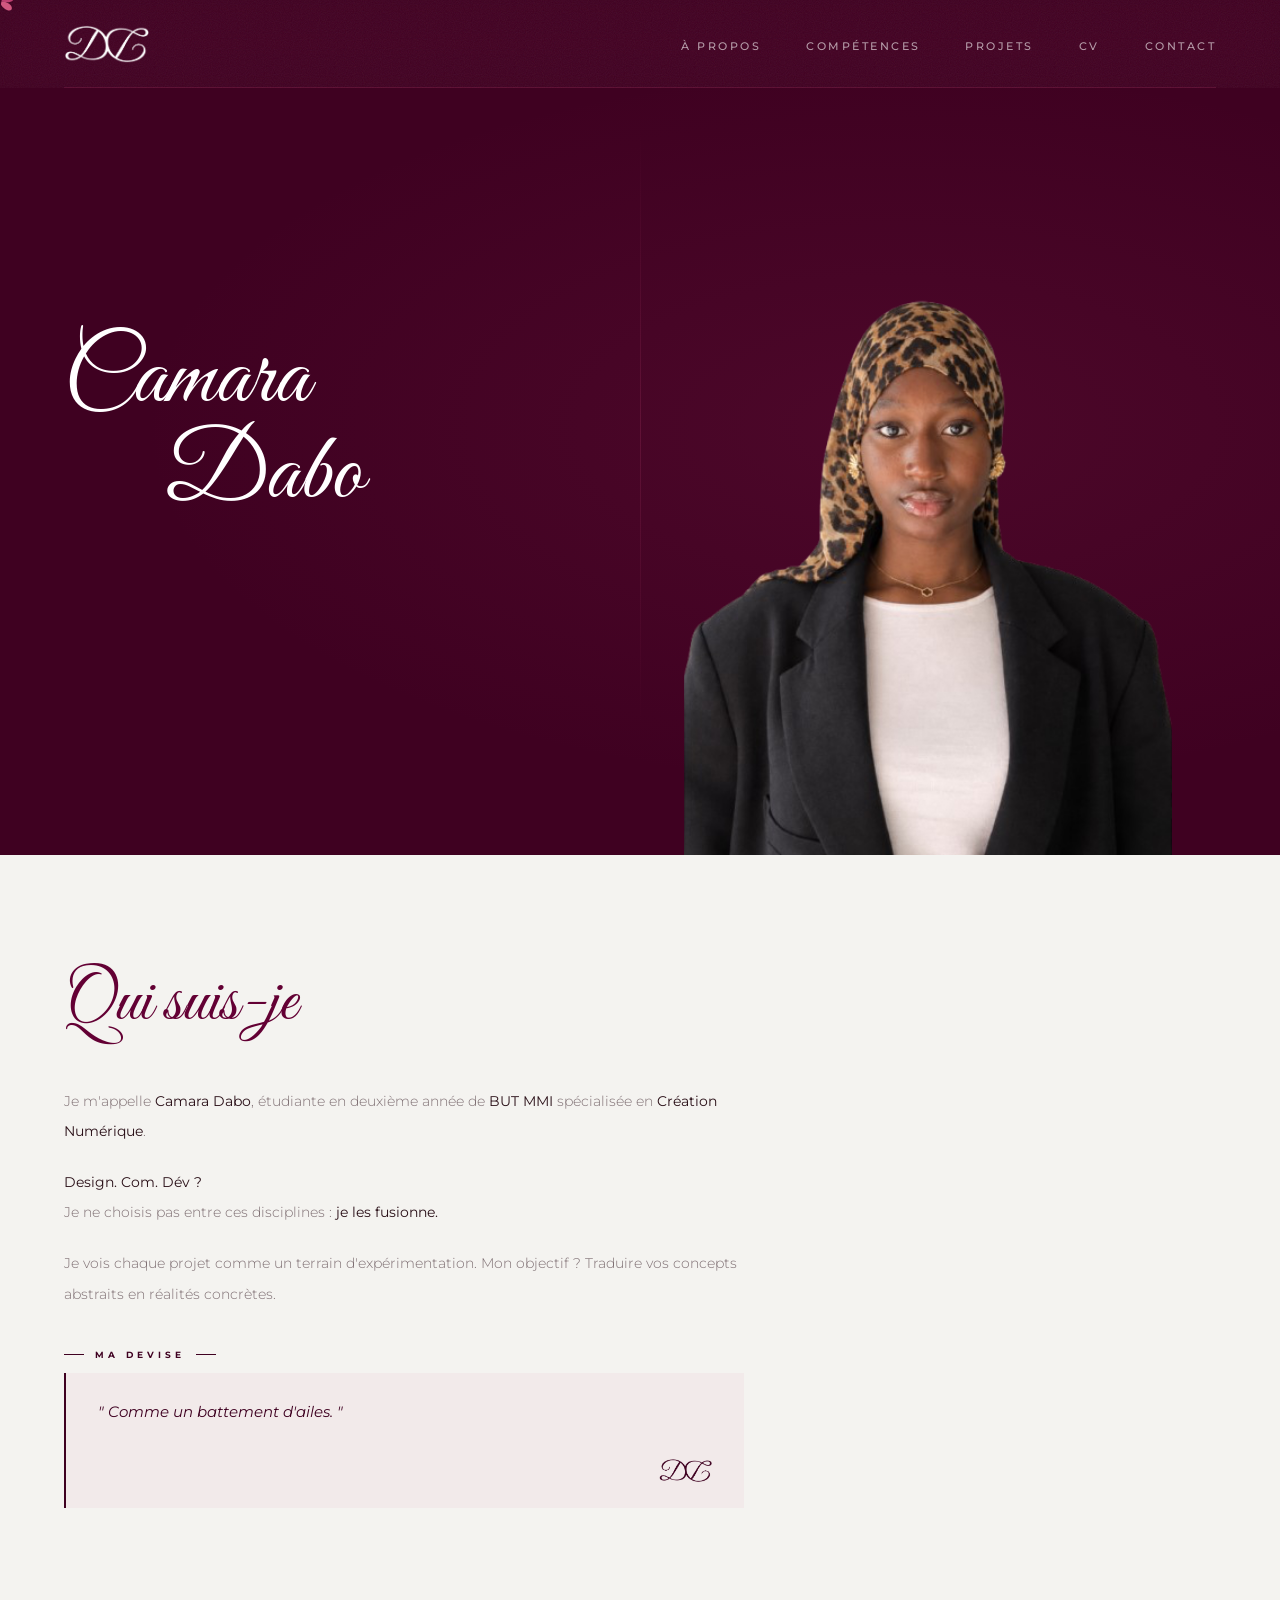
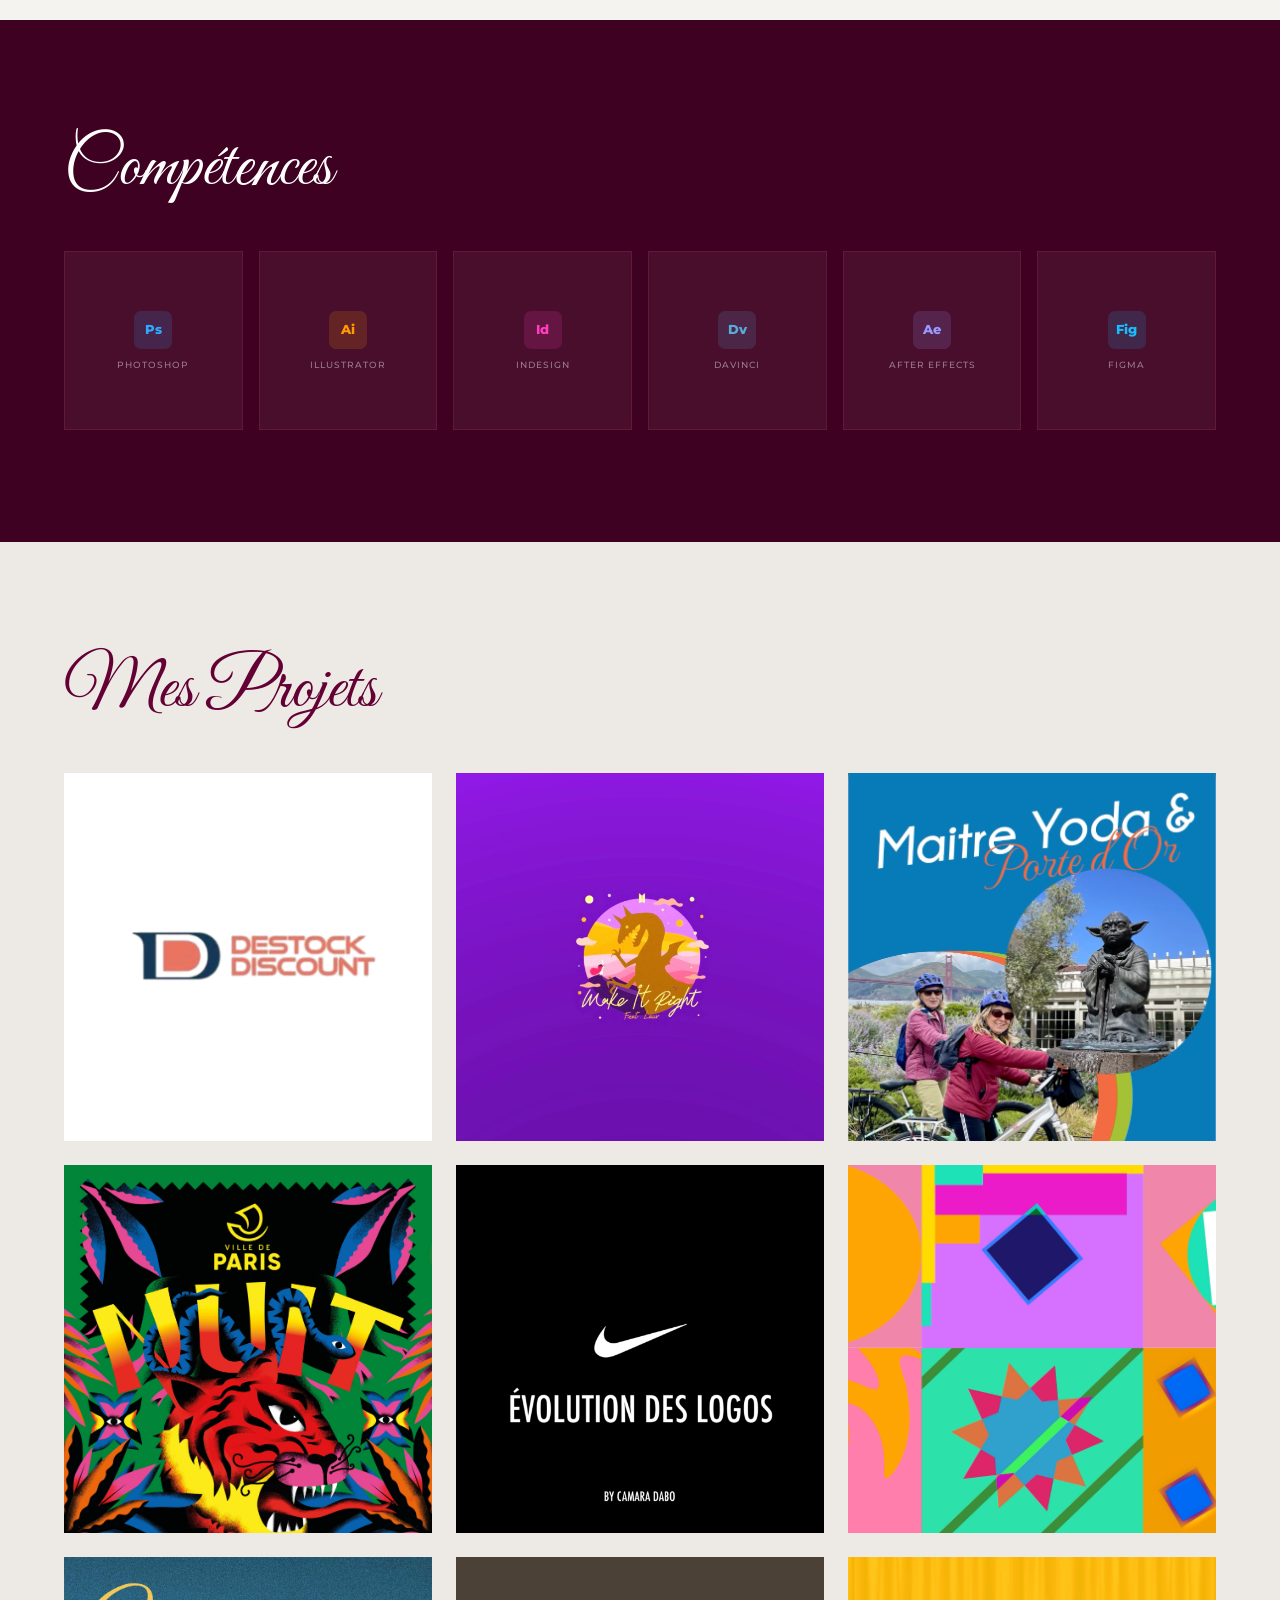
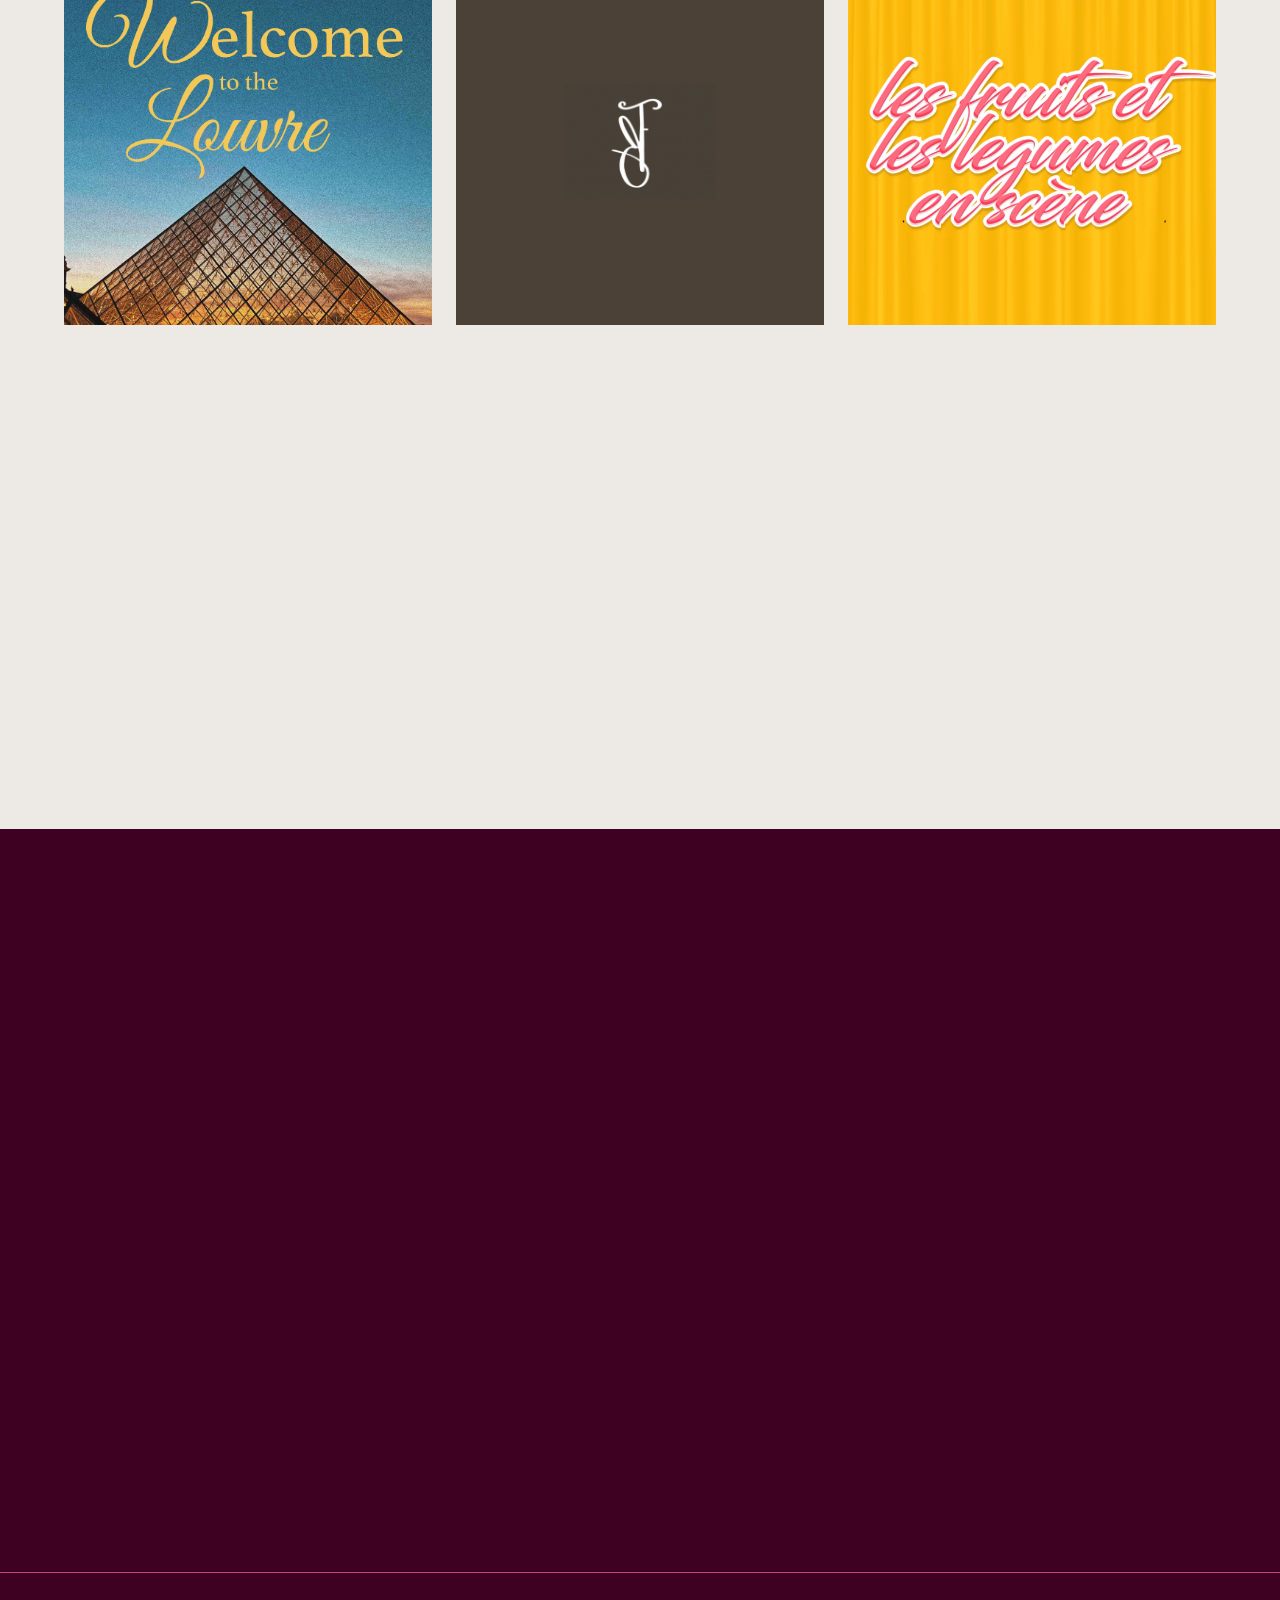
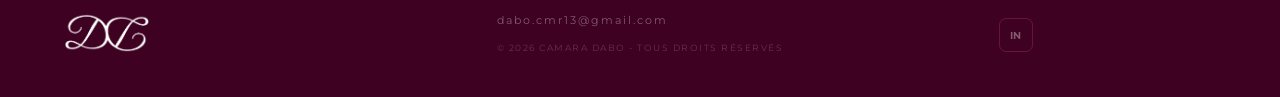
<file: index.html>
<!DOCTYPE html>
<html lang="fr">
<head>
    <meta charset="UTF-8">
    <meta name="viewport" content="width=device-width, initial-scale=1.0">
    <title>Camara Dabo — Designer</title>
    <link href="https://fonts.googleapis.com/css2?family=Great+Vibes&family=Montserrat:ital,wght@0,300;0,400;0,500;0,600;0,700;1,300&display=swap" rel="stylesheet">
    <link rel="stylesheet" href="css/style.css">
<link rel="icon" type="image/png" href="images/logo-couleur.png">
</head>
<body>

<svg id="bf-main" xmlns="http://www.w3.org/2000/svg" viewBox="0 0 50 40">
  <path d="M24 18 C18 10, 6 6, 4 14 C2 20, 10 26, 22 22 Z" fill="#c54375" opacity=".95"/>
  <path d="M23 22 C16 22, 5 28, 8 34 C11 38, 20 34, 24 26 Z" fill="#e0608a" opacity=".9"/>
  <path d="M26 18 C32 10, 44 6, 46 14 C48 20, 40 26, 28 22 Z" fill="#c54375" opacity=".95"/>
  <path d="M27 22 C34 22, 45 28, 42 34 C39 38, 30 34, 26 26 Z" fill="#e0608a" opacity=".9"/>
  <ellipse cx="25" cy="21" rx="1.8" ry="10" fill="#3f0121"/>
  <circle cx="25" cy="11" r="2" fill="#3f0121"/>
</svg>

<nav id="nav" class="dark">
  <a href="#hero" class="logo">
    <img src="images/logo-blanc.png" id="nav-logo" alt="Logo Dabo" style="height: 40px;">
  </a>
  <ul id="nav-menu">
    <button class="menu-close" id="menu-close">✕</button>
    <li><a href="#about">À propos</a></li>
    <li><a href="#skills">Compétences</a></li>
    <li><a href="#projects">Projets</a></li>
    <li><a href="CV-Dabo-Camara.pdf" target="_blank">Cv</a></li>
    <li><a href="#contact">Contact</a></li>
  </ul>
  <button class="burger" id="burger" aria-label="Menu">
    <span></span>
    <span></span>
    <span></span>
  </button>
</nav>

<section id="hero" data-theme="dark">
  <div class="hero-text">
    <p class="hero-firstname fade d1">Camara</p>
    <h1 class="hero-name fade d2">Dabo</h1>
  </div>
  <div class="hero-photo fade d3">
    <div class="photo-wrap">
      <img src="images/DaboSansFond.png" alt="Camara Dabo" class="photo-main">
    </div>
  </div>
</section>

<section id="about" data-theme="light">
  <h2 class="section-title-gv fade">Qui suis-je</h2>
  <div class="about-body">
    <p class="fade d1">
      Je m'appelle <strong>Camara Dabo</strong>, étudiante en deuxième année de <strong>BUT MMI</strong> spécialisée en <strong>Création Numérique</strong>. 
    </p>

    <p class="fade d2">
      <strong>Design. Com. Dév ?</strong><br>
      Je ne choisis pas entre ces disciplines : <strong>je les fusionne.</strong>
    </p>

    <p class="fade d3">
      Je vois chaque projet comme un terrain d'expérimentation. Mon objectif ? Traduire vos concepts abstraits en réalités concrètes.
    </p>

    <div class="citation-wrap fade d4">
      <div class="citation-label">Ma devise</div>
      <div class="citation-block">
        <p>" Comme un battement d'ailes. "</p>
        <span class="citation-author">
           <img src="images/logo-prune.png" alt="Logo" style="height: 25px; float: right; margin-top: 10px;">
        </span>
      </div>
    </div>
  </div>
</section>

<section id="skills" data-theme="dark">
  <h2 class="section-title-gv fade">Compétences</h2>
  <div class="sw-grid">
    <div class="sw-card fade d1"><div class="sw-ico ps">Ps</div><span class="sw-name">Photoshop</span></div>
    <div class="sw-card fade d2"><div class="sw-ico ai">Ai</div><span class="sw-name">Illustrator</span></div>
    <div class="sw-card fade d3"><div class="sw-ico id">Id</div><span class="sw-name">InDesign</span></div>
    <div class="sw-card fade d4"><div class="sw-ico dv">Dv</div><span class="sw-name">DaVinci</span></div>
    <div class="sw-card fade d5"><div class="sw-ico ae">Ae</div><span class="sw-name">After Effects</span></div>
    <div class="sw-card fade d6"><div class="sw-ico fig">Fig</div><span class="sw-name">Figma</span></div>
  </div>
</section>

<!-- ══ PROJECTS — CRÈME ══ -->
<section id="projects" data-theme="light">
  <h2 class="section-title-gv fade">Mes Projets</h2>
  <div class="proj-grid">

      <a href="projets/stage-deco-du-monde.html" class="proj-card-link fade">
  <div class="proj-card">
    <img src="images/LogoDestockDiscount.jpg" alt="Stage création de contenu" onerror="this.style.display='none'">
    <div class="proj-overlay">
      <span class="proj-tag">Stage · Communication digitale et Création de contenu</span>
      <div class="proj-name">Mon stage</div>
      <p class="proj-desc">Reels animés, carrousels, affiches et visuels produits créés pendant mon stage en communication digitale.</p>
      <span class="proj-cta">Voir le projet →</span>
    </div>
  </div>

          <a href="projets/clip-collage.html" class="proj-card-link fade">
  <div class="proj-card">
    <img src="images/clip-collage.png" alt="Clip Collage BTS" onerror="this.style.display='none'">
    <div class="proj-overlay">
      <span class="proj-tag">Motion Design</span>
      <div class="proj-name">Clip Collage</div>
      <p class="proj-desc">Clip collage animé sur Make It Right de BTS feat. Lauv.</p>
      <span class="proj-cta">Voir le projet →</span>
    </div>
  </div>
</a>

      <a href="projets/motion-san-francisco.html" class="proj-card-link fade">
  <div class="proj-card">
    <img src="images/espritsanfrancisco.png" alt="L'Esprit San Francisco" onerror="this.style.display='none'">
    <div class="proj-overlay">
      <span class="proj-tag">Motion Design</span>
      <div class="proj-name">L'Esprit San Francisco</div>
      <p class="proj-desc">Motion design pour une agence touristique francophone de San Francisco.</p>
      <span class="proj-cta">Voir le projet →</span>
    </div>
  </div>
</a>

    <a href="projets/animation-affiche.html" class="proj-card-link fade">
  <div class="proj-card">
    <img src="images/affiche-nuit-blanche.jpg" alt="Animation Affiche Nuit Blanche" onerror="this.style.display='none'">
    <div class="proj-overlay">
      <span class="proj-tag">Motion Design</span>
      <div class="proj-name">Nuit Blanche</div>
      <p class="proj-desc">Animation d'une affiche de l'évènement Nuit Blanche de Paris.</p>
      <span class="proj-cta">Voir le projet →</span>
    </div>
  </div>
</a>  

    <a href="projets/animation-logo-nike.html" class="proj-card-link fade d1">
  <div class="proj-card">
    <img src="images/logonike.png" alt="Animation Logo Nike" onerror="this.style.display='none'">
    <div class="proj-overlay">
      <span class="proj-tag">Motion Design</span>
      <div class="proj-name">Animation Logo Nike</div>
      <p class="proj-desc">Évolution animée de 3 logos Nike de 1964 à aujourd'hui.</p>
      <span class="proj-cta">Voir le projet →</span>
    </div>
  </div>
</a>

    <a href="projets/animation-geographique.html" class="proj-card-link fade d1">
  <div class="proj-card">
    <img src="images/formesgeo.png" alt="Formes géométriques" onerror="this.style.display='none'">
    <div class="proj-overlay">
      <span class="proj-tag">Motion Design</span>
      <div class="proj-name">Formes en mouvement</div>
      <p class="proj-desc">Six animations géométriques assemblées en une seule composition sur After Effects.</p>
      <span class="proj-cta">Voir le projet →</span>
    </div>
  </div>
</a>

    <a href="projets/louvre.html" class="proj-card-link fade d1">
      <div class="proj-card">
        <img src="images/Louvre.jpg" alt="The Louvre" onerror="this.style.display='none'">
        <div class="proj-overlay">
          <span class="proj-tag">Design Graphique</span>
          <div class="proj-name">The Louvre</div>
          <p class="proj-desc">Affiche architecturale du Musée du Louvre.</p>
          <span class="proj-cta">Voir le projet →</span>
        </div>
      </div>
    </a>

    <a href="projets/btf.html" class="proj-card-link fade d2">
      <div class="proj-card">
        <img src="images/butterflycosmt.png" alt="Butterfly Cosmetics" onerror="this.style.display='none'">
        <div class="proj-overlay">
          <span class="proj-tag">Branding</span>
          <div class="proj-name">Butterfly Cosmetics</div>
          <p class="proj-desc">Branding de ma marque Butterfly Cosmetics.</p>
          <span class="proj-cta">Voir le projet →</span>
        </div>
      </div>
    </a>

    <a href="projets/motion-data.html" class="proj-card-link fade d3">
      <div class="proj-card">
        <img src="images/miniatureFL.png" alt="Motion Design" onerror="this.style.display='none'">
        <div class="proj-overlay">
          <span class="proj-tag">Motion design</span>
          <div class="proj-name">Les fruits et légumes en scène</div>
          <p class="proj-desc">Data-visualisation d'un jeu de données en motion design.</p>
          <span class="proj-cta">Voir le projet →</span>
        </div>
      </div>
    </a>

    <a href="projets/toitdetoiles.html" class="proj-card-link fade d4">
      <div class="proj-card">
        <img src="images/toitdetoiles.png" alt="Toit d'étoiles" onerror="this.style.display='none'">
        <div class="proj-overlay">
          <span class="proj-tag">Design d'interface</span>
          <div class="proj-name">Toit d'étoiles</div>
          <p class="proj-desc">Maquette web pour un site d'une agence immobilière fictive.</p>
          <span class="proj-cta">Voir le projet →</span>
        </div>
      </div>
    </a>

    <a href="projets/valentino.html" class="proj-card-link fade d5">
      <div class="proj-card">
        <img src="images/valentino.jpg" alt="Valentino" onerror="this.style.display='none'">
        <div class="proj-overlay">
          <span class="proj-tag">Design graphique</span>
          <div class="proj-name">Valentino - Donna</div>
          <p class="proj-desc">Flyer promotionnel pour l'eau de parfum Donna.</p>
          <span class="proj-cta">Voir le projet →</span>
        </div>
      </div>
    </a>

    <a href="projets/formulebd.html" class="proj-card-link fade d6">
      <div class="proj-card">
        <img src="images/formulebd.png" alt="Formule Bédé" onerror="this.style.display='none'">
        <div class="proj-overlay">
          <span class="proj-tag">Design éditorial</span>
          <div class="proj-name">Formule Bédé 10</div>
          <p class="proj-desc">Programme du festival Formule Bédé 10 réalisé sur InDesign.</p>
          <span class="proj-cta">Voir le projet →</span>
        </div>
      </div>
    </a>

  </div>
</section>

<section id="contact" data-theme="dark">
  <h2 class="section-title-gv fade">Me contacter</h2>
  <form class="form fade d1" action="https://formspree.io/f/mjgeqdlr" method="POST">
    <input type="hidden" name="_subject" value="Nouveau message depuis ton portfolio">
    <div class="form-row">
      <div class="fg"><label>Prénom *</label><input type="text" name="prénom" placeholder="Votre prénom" required></div>
      <div class="fg"><label>Nom *</label><input type="text" name="nom" placeholder="Votre nom" required></div>
    </div>
    <div class="fg"><label>Email *</label><input type="email" name="email" placeholder="votre@email.com" required></div>
    <div class="fg"><label>Message *</label><textarea name="message" placeholder="Décrivez votre projet..." required></textarea></div>
    <button type="submit" class="form-btn">Envoyer le message</button>
  </form>
</section>

<footer>
  <div class="footer-left">
     <img src="images/logo-blanc.png" alt="Logo Dabo" style="height: 40px;">
  </div>
  <div class="footer-center">
    <a href="mailto:camara.dabo@email.com" class="fmail">dabo.cmr13@gmail.com</a>
    <div class="fcopy">© 2026 Camara Dabo - Tous droits réservés</div>
  </div>
  <div class="footer-right">
    <div class="fsocials">
      <a href="https://www.linkedin.com/in/dabo-camara/" class="soc">IN</a>
    </div>
  </div>
</footer>

<script src="js/index.js"></script></body>
</html>
</file>
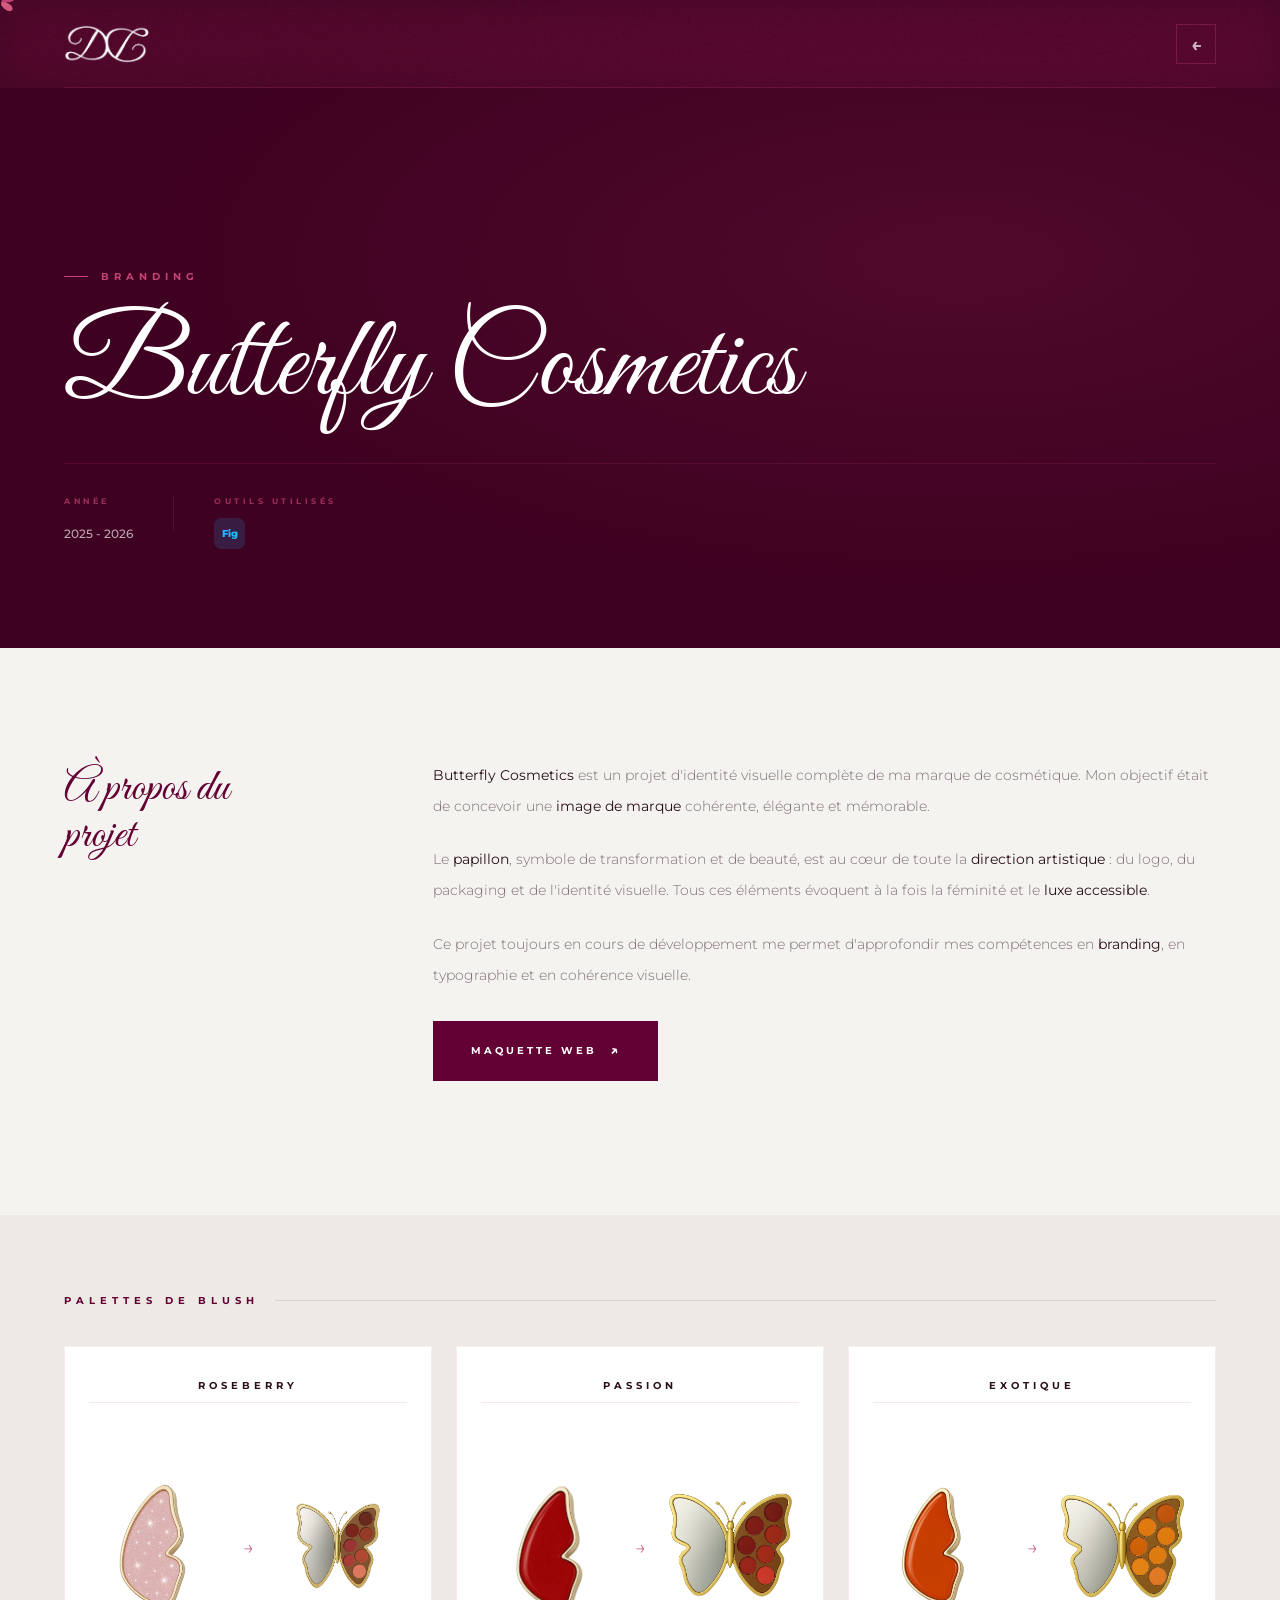
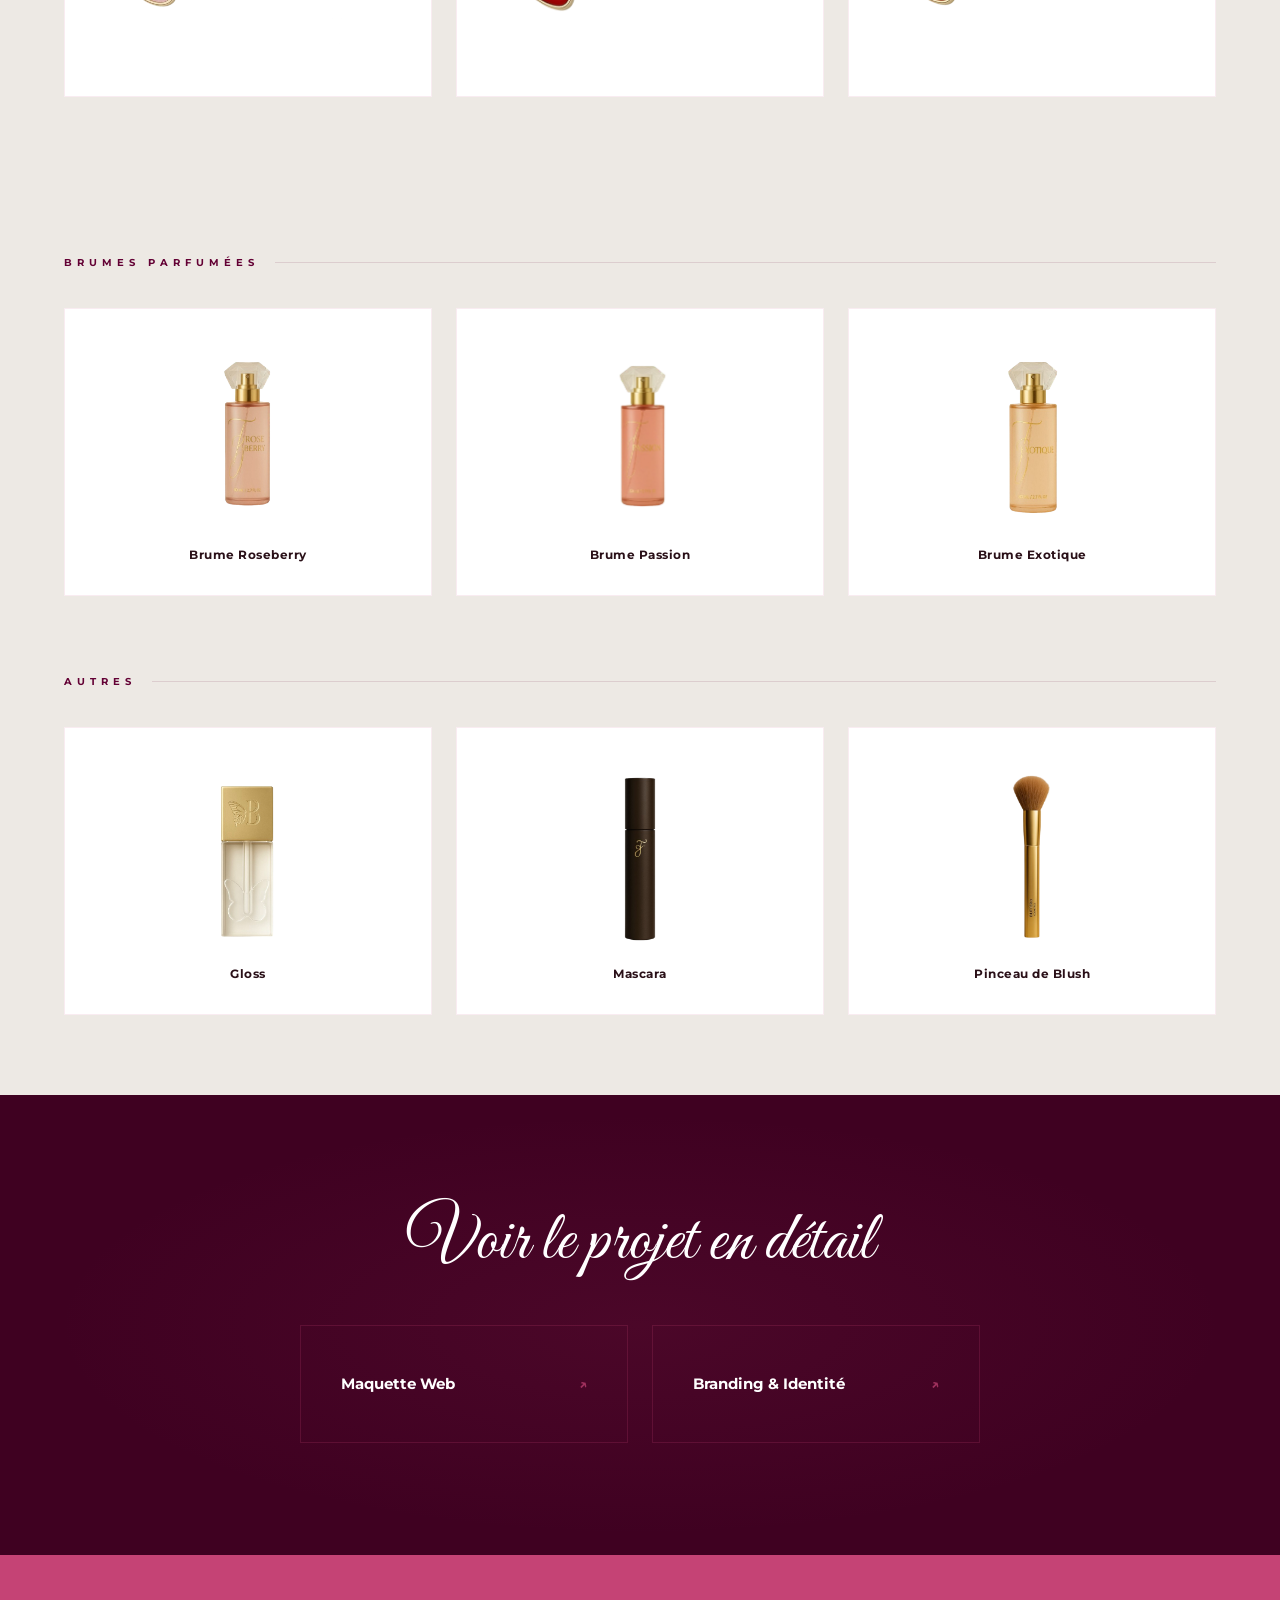
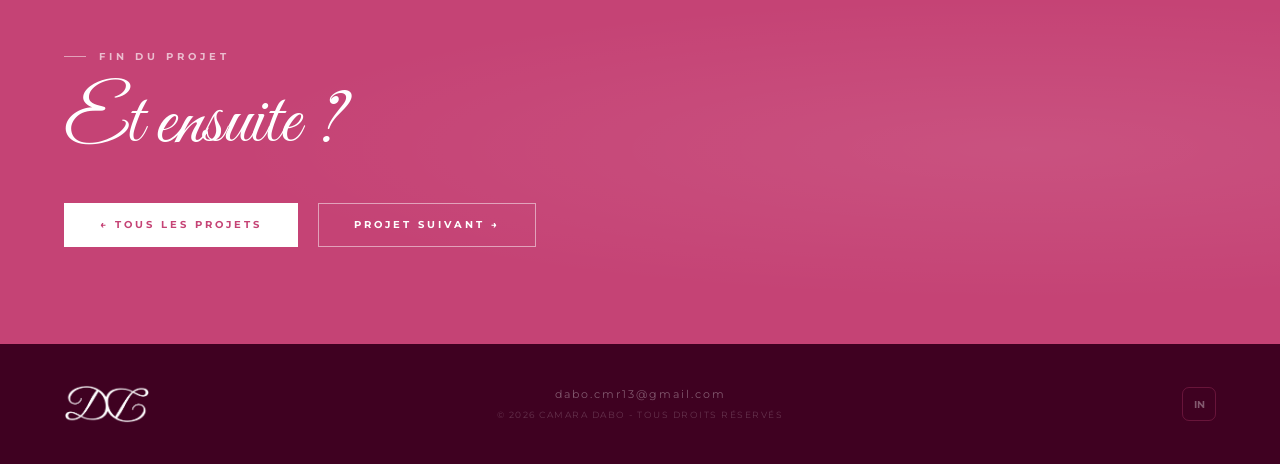
<file: projets/btf.html>
<!DOCTYPE html>
<html lang="fr">
<head>
<meta charset="UTF-8">
<meta name="viewport" content="width=device-width, initial-scale=1.0">
<title>Butterfly Cosmetics — Camara Dabo</title>
<link href="https://fonts.googleapis.com/css2?family=Great+Vibes&family=Montserrat:ital,wght@0,300;0,400;0,500;0,600;0,700;1,300&display=swap" rel="stylesheet">
<link rel="stylesheet" href="../css/btf.css">

</head>
<body>

<!-- ══ CURSEUR PAPILLON ══ -->
<svg id="bf-main" xmlns="http://www.w3.org/2000/svg" viewBox="0 0 50 40" style="position:fixed;pointer-events:none;z-index:9999;transform:translate(-50%,-50%);width:36px;height:36px;animation:bf-flutter 1.1s ease-in-out infinite;">
  <path d="M24 18 C18 10, 6 6, 4 14 C2 20, 10 26, 22 22 Z" fill="#c54375" opacity=".95"/>
  <path d="M22 20 C16 14, 8 11, 7 16" stroke="#3f0121" stroke-width=".8" fill="none" opacity=".4"/>
  <path d="M23 22 C16 22, 5 28, 8 34 C11 38, 20 34, 24 26 Z" fill="#e0608a" opacity=".9"/>
  <path d="M26 18 C32 10, 44 6, 46 14 C48 20, 40 26, 28 22 Z" fill="#c54375" opacity=".95"/>
  <path d="M28 20 C34 14, 42 11, 43 16" stroke="#3f0121" stroke-width=".8" fill="none" opacity=".4"/>
  <path d="M27 22 C34 22, 45 28, 42 34 C39 38, 30 34, 26 26 Z" fill="#e0608a" opacity=".9"/>
  <ellipse cx="25" cy="21" rx="1.8" ry="10" fill="#3f0121"/>
  <circle cx="25" cy="11" r="2" fill="#3f0121"/>
  <path d="M24 11 Q19 6 17 4" stroke="#3f0121" stroke-width="1" fill="none" stroke-linecap="round"/>
  <circle cx="17" cy="4" r="1.5" fill="#c54375"/>
  <path d="M26 11 Q31 6 33 4" stroke="#3f0121" stroke-width="1" fill="none" stroke-linecap="round"/>
  <circle cx="33" cy="4" r="1.5" fill="#c54375"/>
  <circle cx="14" cy="16" r="2" fill="white" opacity=".3"/>
  <circle cx="36" cy="16" r="2" fill="white" opacity=".3"/>
</svg>
<svg id="bf-trail" xmlns="http://www.w3.org/2000/svg" viewBox="0 0 50 40" style="position:fixed;pointer-events:none;z-index:9998;transform:translate(-50%,-50%);width:22px;height:22px;opacity:.3;transition:left .14s ease-out,top .14s ease-out;animation:bf-flutter 1.1s ease-in-out infinite reverse;">
  <path d="M24 18 C18 10, 6 6, 4 14 C2 20, 10 26, 22 22 Z" fill="#c54375"/>
  <path d="M23 22 C16 22, 5 28, 8 34 C11 38, 20 34, 24 26 Z" fill="#e0608a"/>
  <path d="M26 18 C32 10, 44 6, 46 14 C48 20, 40 26, 28 22 Z" fill="#c54375"/>
  <path d="M27 22 C34 22, 45 28, 42 34 C39 38, 30 34, 26 26 Z" fill="#e0608a"/>
  <ellipse cx="25" cy="21" rx="1.8" ry="10" fill="#3f0121"/>
</svg>

<!-- ══ NAV ══ -->
<nav id="nav">
    <a href="../index.html" class="logo">
    <img src="../images/logo-blanc.png" id="nav-logo" alt="Logo Dabo" style="height: 40px;">
  </a>
  <!-- Bouton retour accueil -->
  <a href="../index.html#projects" class="nav-back-arrow">
  ←
</a>
</nav>

<section id="proj-header" data-theme="dark">

  <div class="proj-eyebrow fade">Branding</div>
  <h1 class="proj-title fade d1">Butterfly Cosmetics</h1>

  <div class="proj-meta fade d2">
    <div class="meta-item">
      <span class="meta-label">Année</span>
      <span class="meta-value">2025 - 2026</span>
    </div>

    <div class="meta-sep"></div>

    <div class="meta-item">
      <span class="meta-label">Outils utilisés</span>
      <div class="tools-list">
        <div class="sw-ico fig">Fig</div>
      </div>
    </div>
  </div>
</section>

<!-- ══ DESCRIPTION — CRÈME ══ -->
<section id="proj-desc" data-theme="light">
  <div class="desc-left fade">
    <h2 class="desc-heading">À propos du projet</h2>
  </div>

 <div class="desc-divider"></div>

<div class="desc-right">
  <p class="desc-text fade d1">
    <strong>Butterfly Cosmetics</strong> est un projet d'identité visuelle complète de ma marque de cosmétique.
    Mon objectif était de concevoir une <strong>image de marque</strong> cohérente, élégante et mémorable.
  </p>
  <p class="desc-text fade d2">
    Le <strong>papillon</strong>, symbole de transformation et de beauté, est au cœur de toute la
    <strong>direction artistique</strong> : du logo, du packaging et de l'identité visuelle.
    Tous ces éléments évoquent à la fois la féminité et le <strong>luxe accessible</strong>.
  </p>
  <p class="desc-text fade d3">
    Ce projet toujours en cours de développement me permet d'approfondir mes compétences en
    <strong>branding</strong>, en typographie et en cohérence visuelle.
  </p>

  <a href="https://www.figma.com/design/FHe0lRBHAqzqsBPyIT1Zrw/BTF-cosmetics?node-id=0-1&t=qAY1izUHahXSfzuu-1" class="btn-external fade d4" target="_blank">
    Maquette web
  </a>
</div>
</section>

<section class="panel-palettes" data-theme="light">
  <div class="palettes-header">
    <div class="palettes-cat-label fade">Palettes de blush</div>
  </div>
  <div class="palettes-grid">

    <!-- Roseberry -->
    <div class="palette-card fade d1">
      <div class="palette-name">Roseberry</div>
      <div class="palette-row">
        <div class="palette-img-item">
          <img src="../images/paletteroseberryF.png" alt="Palette Roseberry fermée">
        </div>
        <span class="palette-arrow">→</span>
        <div class="palette-img-item">
<img src="../images/paletteroseberryO.png" alt="Palette Roseberry ouverte" class="roseberry-open">          
        </div>
      </div>
    </div>

    <!-- Passion -->
    <div class="palette-card fade d2">
      <div class="palette-name">Passion</div>
      <div class="palette-row">
        <div class="palette-img-item">
          <img src="../images/palettepassionF.png" alt="Palette Passion fermée">
        </div>
        <span class="palette-arrow">→</span>
        <div class="palette-img-item">
          <img src="../images/palettepassionO.png" alt="Palette Passion ouverte" class="passion-open">
        </div>
      </div>
    </div>

    <!-- Exotique -->
    <div class="palette-card fade d3">
      <div class="palette-name">Exotique</div>
      <div class="palette-row">
        <div class="palette-img-item">
          <img src="../images/paletteexotiqueF.png" alt="Palette Exotique fermée">
        </div>
        <span class="palette-arrow">→</span>
        <div class="palette-img-item">
          <img src="../images/paletteexotiqueO.png" alt="Palette Exotique ouverte" class="exotique-open">
        </div>
      </div>
    </div>

  </div>
</section>

<section class="panel-products" data-theme="light">
  <div class="cat-block">
    <div class="cat-label fade">Brumes parfumées</div>
    <div class="products-grid cols-3">

      <div class="prod-card fade d1">
        <img src="../images/brumeroseberry.png" alt="Brume Roseberry">
        <div class="prod-name">Brume Roseberry</div>
      </div>

      <div class="prod-card fade d2">
        <img src="../images/brumepassion.png" alt="Brume Passion">
        <div class="prod-name">Brume Passion</div>
      </div>

      <div class="prod-card fade d3">
        <img src="../images/brumeexotique.png" alt="Brume Exotique">
        <div class="prod-name">Brume Exotique</div>
      </div>

    </div>
  </div>
</section>

<section class="panel-products" data-theme="light">
  <div class="cat-block">
    <div class="cat-label fade">Autres</div>
    <div class="products-grid cols-3">

      <div class="prod-card fade d1">
        <img src="../images/gloss.png" alt="Gloss">
        <div class="prod-name">Gloss</div>
      </div>

      <div class="prod-card fade d2">
        <img src="../images/mascara.png" alt="Mascara">
        <div class="prod-name">Mascara</div>
      </div>

      <div class="prod-card fade d3">
        <img src="../images/pinceau.png" alt="Pinceau Blush">
        <div class="prod-name">Pinceau de Blush</div>
      </div>

    </div>
  </div>
</section>

<section class="panel-links" data-theme="dark">
  <h2 class="links-title fade">Voir le projet en détail</h2>

  <div class="links-cards">

    <a href="https://www.figma.com/design/FHe0lRBHAqzqsBPyIT1Zrw/BTF-cosmetics?node-id=0-1&t=xYKRdm4muOJudOm1-1" target="_blank" class="link-card fade d1">
      <div class="link-card-title">Maquette Web</div>
    </a>

    <a href="https://docs.google.com/document/d/1N6-SHHO0v5FVspNc_YBwJtdMdah9xfg2RFgqKDJrnZY/edit?usp=sharing" target="_blank" class="link-card fade d2">
      <div class="link-card-title">Branding & Identité</div>
    </a>

  </div>
</section>

<section class="panel-end" data-theme="dark">
  <div class="end-label fade">Fin du projet</div>
  <h2 class="end-title fade d1">Et ensuite ?</h2>

  <div class="end-btns fade d2">
    <a href="../index.html#projects" class="end-btn">← Tous les projets</a>
    <a href="../projets/motion-data.html" class="end-btn">Projet suivant →</a>
  </div>
</section>

<!-- ══ FOOTER ══ -->
<footer>
  <div class="footer-left">
     <img src="../images/logo-blanc.png" alt="Logo Dabo" style="height: 40px;">
  </div>
  <div class="footer-center">
    <a href="mailto:camara.dabo@email.com" class="fmail">dabo.cmr13@gmail.com</a>
    <div class="fcopy">© 2026 Camara Dabo - Tous droits réservés</div>
  </div>
  <div class="footer-right">
    <div class="fsocials">
      <a href="https://www.linkedin.com/in/dabo-camara/" class="soc">IN</a>
    </div>
  </div>
</footer>
<script src="../js/index.js"></script>
</body>
</html>
</file>
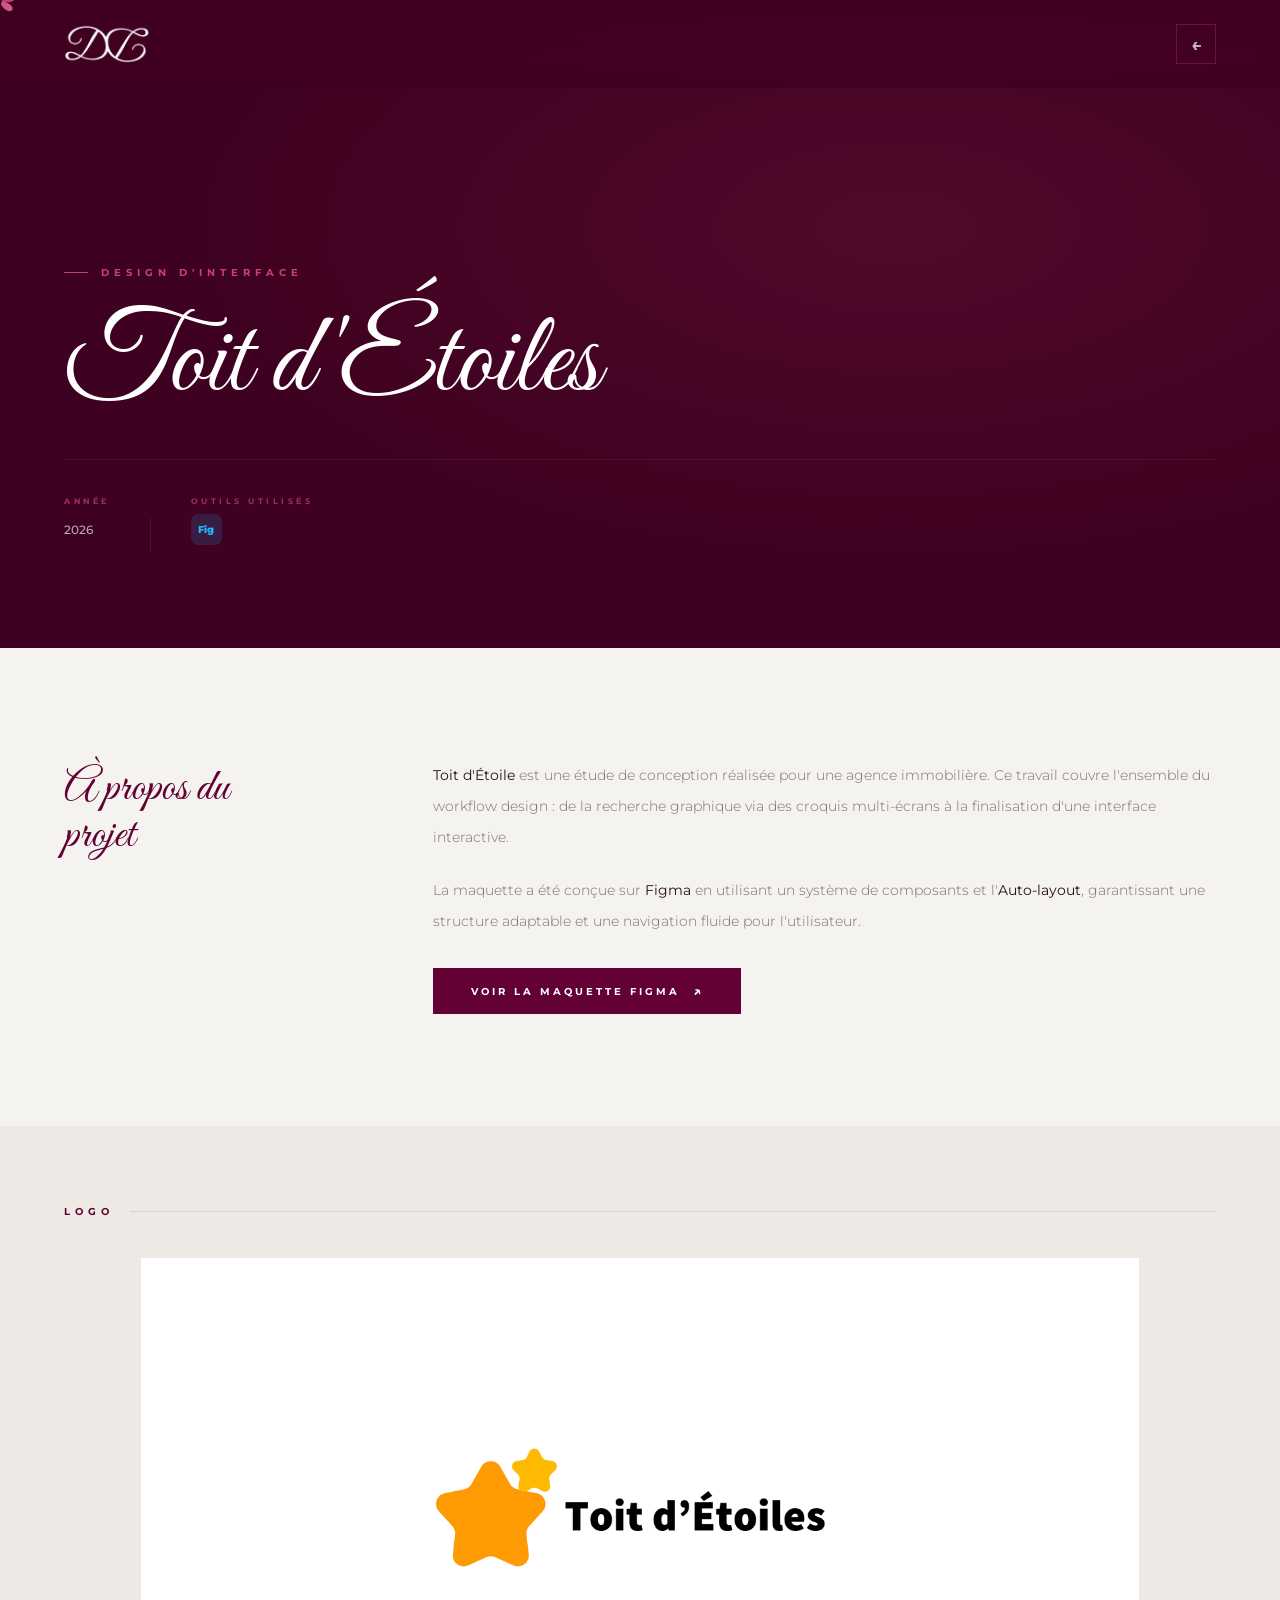
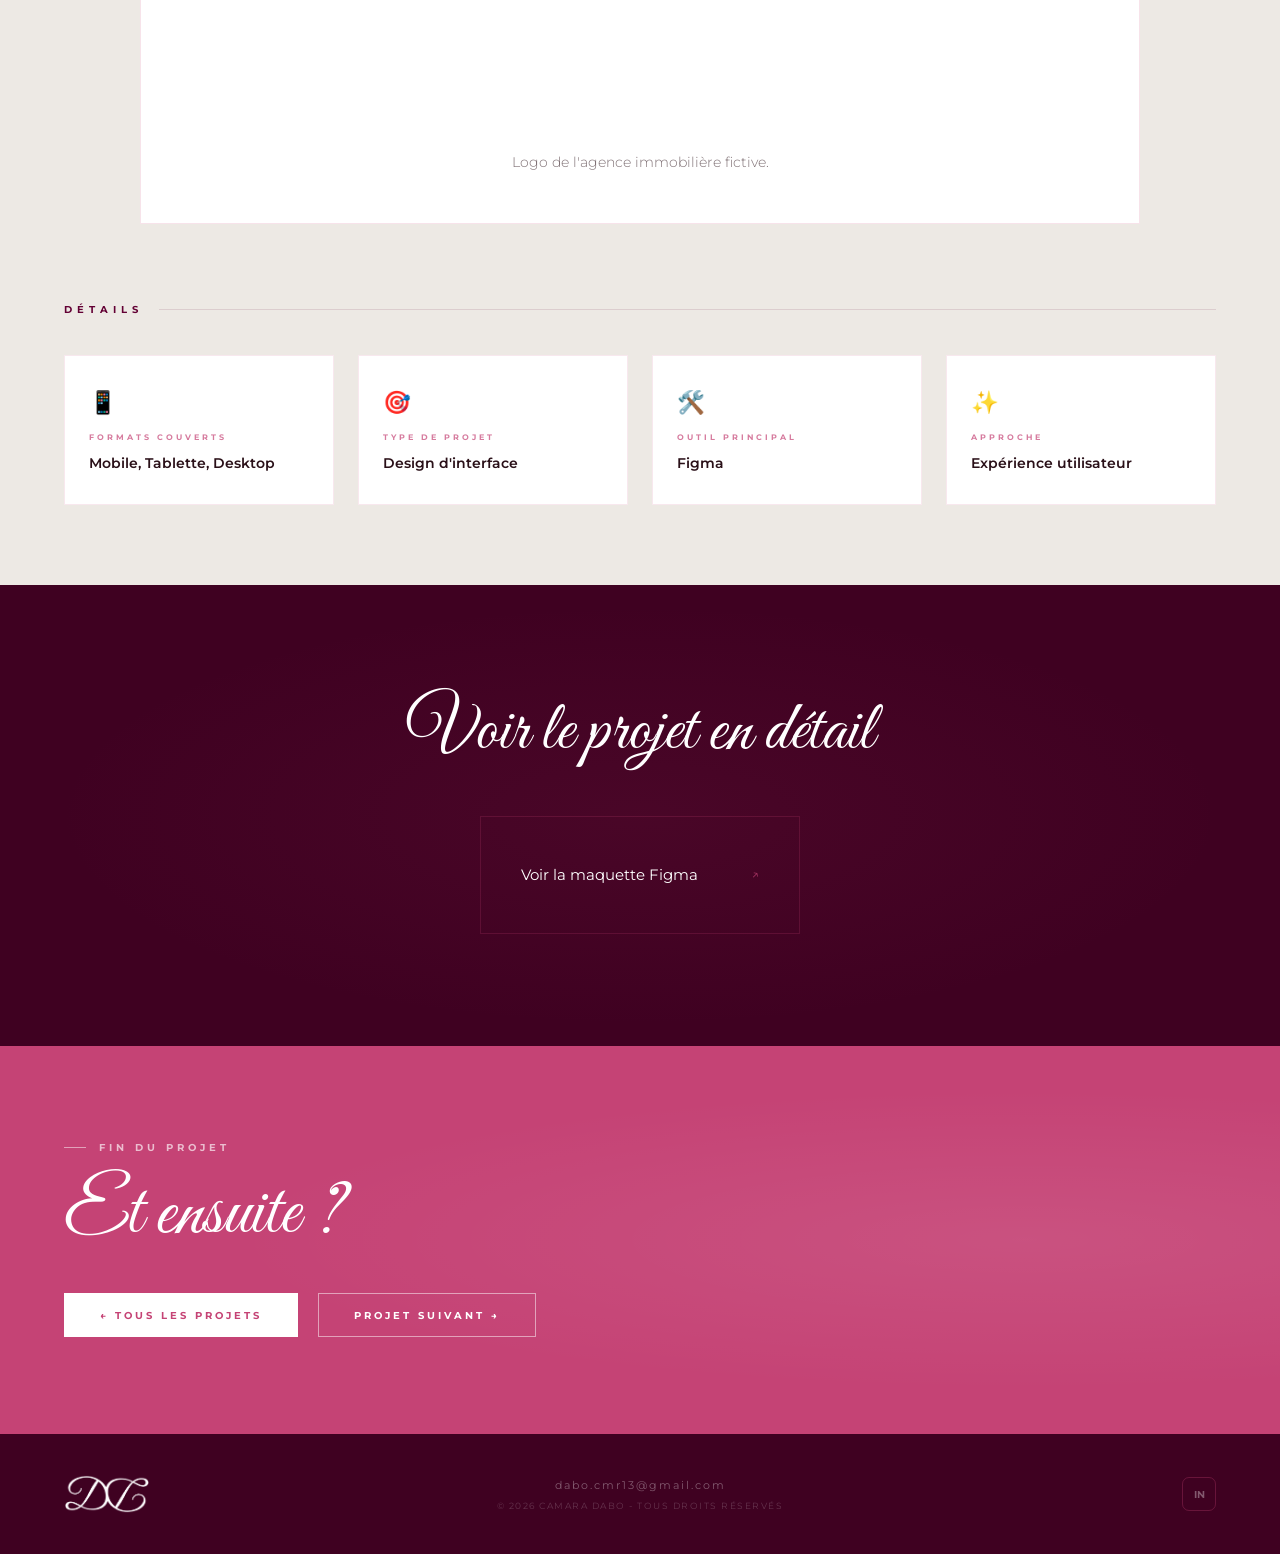
<file: projets/toitdetoiles.html>
<!DOCTYPE html>
<html lang="fr">
<head>
  <meta charset="UTF-8">
  <meta name="viewport" content="width=device-width, initial-scale=1.0">
  <title>Toit d'Étoiles — Camara Dabo</title>
  <link href="https://fonts.googleapis.com/css2?family=Great+Vibes&family=Montserrat:ital,wght@0,300;0,400;0,500;0,600;0,700;1,300&display=swap" rel="stylesheet">
  <link rel="stylesheet" href="../css/toitdetoiles.css">
</head>
<body>

  <!-- ══ CURSEUR PAPILLON ══ -->
  <svg id="bf-main" xmlns="http://www.w3.org/2000/svg" viewBox="0 0 50 40"
    style="position:fixed;pointer-events:none;z-index:9999;transform:translate(-50%,-50%);width:36px;height:36px;animation:bf-flutter 1.1s ease-in-out infinite;">
    <path d="M24 18 C18 10, 6 6, 4 14 C2 20, 10 26, 22 22 Z" fill="#c54375" opacity=".95"/>
    <path d="M22 20 C16 14, 8 11, 7 16" stroke="#3f0121" stroke-width=".8" fill="none" opacity=".4"/>
    <path d="M23 22 C16 22, 5 28, 8 34 C11 38, 20 34, 24 26 Z" fill="#e0608a" opacity=".9"/>
    <path d="M26 18 C32 10, 44 6, 46 14 C48 20, 40 26, 28 22 Z" fill="#c54375" opacity=".95"/>
    <path d="M28 20 C34 14, 42 11, 43 16" stroke="#3f0121" stroke-width=".8" fill="none" opacity=".4"/>
    <path d="M27 22 C34 22, 45 28, 42 34 C39 38, 30 34, 26 26 Z" fill="#e0608a" opacity=".9"/>
    <ellipse cx="25" cy="21" rx="1.8" ry="10" fill="#3f0121"/>
    <circle cx="25" cy="11" r="2" fill="#3f0121"/>
    <path d="M24 11 Q19 6 17 4" stroke="#3f0121" stroke-width="1" fill="none" stroke-linecap="round"/>
    <circle cx="17" cy="4" r="1.5" fill="#c54375"/>
    <path d="M26 11 Q31 6 33 4" stroke="#3f0121" stroke-width="1" fill="none" stroke-linecap="round"/>
    <circle cx="33" cy="4" r="1.5" fill="#c54375"/>
    <circle cx="14" cy="16" r="2" fill="white" opacity=".2"/>
    <circle cx="36" cy="16" r="2" fill="white" opacity=".2"/>
  </svg>

  <!-- ══ NAV ══ -->
  <nav id="nav">
    <a href="../index.html" class="logo">
      <img src="../images/logo-blanc.png" id="nav-logo" alt="Logo Dabo" style="height: 40px;">
    </a>
    <a href="../index.html#projects" class="nav-back-arrow">←</a>
  </nav>

  <!-- ══ HEADER PROJET — DARK ══ -->
  <section id="proj-header" data-theme="dark">
    <div class="proj-eyebrow fade">Design d'interface</div>
    <h1 class="proj-title fade d1">Toit d'Étoiles</h1>
    <div class="proj-meta fade d2">
      <div class="meta-item">
        <span class="meta-label">Année</span>
        <span class="meta-value">2026</span>
      </div>
      <div class="meta-sep"></div>
      <div class="meta-item">
        <span class="meta-label">Outils utilisés</span>
        <div class="tools-list">
          <div class="sw-ico fig">Fig</div>
        </div>
      </div>
    </div>
  </section>

  <!-- ══ DESCRIPTION — CRÈME ══ -->
  <section id="proj-desc" data-theme="light">
    <div class="desc-left fade">
      <h2 class="desc-heading">À propos du projet</h2>
    </div>
    <div class="desc-divider"></div>
    <div class="desc-right">
      <p class="desc-text fade d1">
        <strong>Toit d'Étoile</strong> est une étude de conception réalisée pour une agence immobilière.
        Ce travail couvre l'ensemble du workflow design : de la recherche graphique via des croquis
        multi-écrans à la finalisation d'une interface interactive.
      </p>
      <p class="desc-text fade d2">
        La maquette a été conçue sur <strong>Figma</strong> en utilisant un système de composants
        et l'<strong>Auto-layout</strong>, garantissant une structure adaptable et une navigation
        fluide pour l'utilisateur.
      </p>
      <a href="https://www.figma.com/design/39om3ytgWSU3CcuqLVezIH/Toit-d-%C3%89toiles?node-id=0-1&t=vy5T2oYTqppZWYRg-1" class="btn-external fade d4" target="_blank">
        Voir la maquette Figma
      </a>
    </div>
  </section>

  <!-- ══ LOGO & IDENTITÉ — WARM ══ -->
  <section class="panel-identity" data-theme="light">
    <div class="identity-cat-label fade">Logo</div>
    <div class="identity-layout">
      <div class="logo-card fade d1">
        <div class="logo-display">
          <img src="../images/toitdetoiles.png" alt="Logo Toit d'Étoile">
        </div>
        <div class="logo-info">
          <p class="logo-info-desc">Logo de l'agence immobilière fictive.</p>
        </div>
      </div>
    </div>
  </section>

  <!-- ══ DÉTAILS TECHNIQUES — WARM ══ -->
  <section class="panel-details" data-theme="light">
    <div class="details-cat-label fade">Détails</div>
    <div class="details-grid">
      <div class="detail-card fade d1">
        <div class="detail-icon">📱</div>
        <div class="detail-label">Formats couverts</div>
        <div class="detail-value">Mobile, Tablette, Desktop</div>
      </div>
      <div class="detail-card fade d2">
        <div class="detail-icon">🎯</div>
        <div class="detail-label">Type de projet</div>
        <div class="detail-value">Design d'interface</div>
      </div>
      <div class="detail-card fade d3">
        <div class="detail-icon">🛠️</div>
        <div class="detail-label">Outil principal</div>
        <div class="detail-value">Figma</div>
      </div>
      <div class="detail-card fade d4">
        <div class="detail-icon">✨</div>
        <div class="detail-label">Approche</div>
        <div class="detail-value">Expérience utilisateur</div>
      </div>
    </div>
  </section>

  <!-- ══ LIENS — DARK ══ -->
  <section class="panel-links" data-theme="dark">
    <h2 class="links-title fade">Voir le projet en détail</h2>
    <div class="links-cards">
      <a href="https://www.figma.com/design/39om3ytgWSU3CcuqLVezIH/Toit-d-%C3%89toiles?node-id=0-1&t=vy5T2oYTqppZWYRg-1" target="_blank" class="link-card fade d1">
        <div class="link-card-title">
          Voir la maquette Figma
        </div>
      </a>
    </div>
  </section>

  <!-- ══ FIN — ACCENT ══ -->
  <section class="panel-end" data-theme="dark">
    <div class="end-label fade">Fin du projet</div>
    <h2 class="end-title fade d1">Et ensuite ?</h2>
    <div class="end-btns fade d2">
      <a href="../index.html#projects" class="end-btn">← Tous les projets</a>
      <a href="../projets/valentino.html" class="end-btn">Projet suivant →</a>
    </div>
  </section>

  <!-- ══ FOOTER ══ -->
  <footer>
    <div class="footer-left">
      <img src="../images/logo-blanc.png" alt="Logo Dabo" style="height: 40px;">
    </div>
    <div class="footer-center">
      <a href="mailto:dabo.cmr13@gmail.com" class="fmail">dabo.cmr13@gmail.com</a>
      <div class="fcopy">© 2026 Camara Dabo - Tous droits réservés</div>
    </div>
    <div class="footer-right">
      <div class="fsocials">
        <a href="https://www.linkedin.com/in/dabo-camara/" class="soc">IN</a>
      </div>
    </div>
  </footer>

  <script src="../js/index.js"></script>
</body>
</html>
</file>
<file: css/style.css>
:root {
    --dark: #3f0121;
    --primary: #630034;
    --accent: #c54375;
    --cream: #f4f3f0;
    --warm: #ede9e4;
    --white: #ffffff;
    --muted: #9e8e8a;
    --ink: #2a1018;
}

*, ::before, ::after {
    margin: 0px;
    padding: 0px;
    box-sizing: border-box;
}

html {
    scroll-behavior: smooth;
}

body {
    font-family: Montserrat, sans-serif;
    background: var(--cream);
    color: var(--ink);
    overflow-x: hidden;
    cursor: none;
}

::-webkit-scrollbar {
    width: 2px;
}

::-webkit-scrollbar-thumb {
    background: var(--accent);
}

#bf-main, #bf-trail {
    position: fixed;
    pointer-events: none;
    z-index: 9999;
    transform: translate(-50%, -50%);
    animation: 1.1s ease-in-out infinite bf-flutter;
}

#bf-main {
    width: 34px;
    height: 34px;
}

#bf-trail {
    width: 20px;
    height: 20px;
    z-index: 9998;
    opacity: 0.3;
    transition: left 0.14s ease-out, top 0.14s ease-out;
    animation-direction: reverse;
}

@keyframes bf-flutter {
    0%, 100% {
        transform: translate(-50%, -50%) scaleX(1) rotate(-6deg);
    }

    25% {
        transform: translate(-50%, -50%) scaleX(0.45) rotate(0deg);
    }

    50% {
        transform: translate(-50%, -50%) scaleX(1) rotate(6deg);
    }

    75% {
        transform: translate(-50%, -50%) scaleX(0.45) rotate(0deg);
    }
}

nav {
    position: fixed;
    top: 0px;
    left: 0px;
    right: 0px;
    z-index: 100;
    display: flex;
    align-items: center;
    justify-content: space-between;
    padding: 1.5rem 5vw;
    transition: padding 0.35s, background 0.4s;
    isolation: isolate;
}

nav::before {
    content: "";
    position: absolute;
    inset: 0px;
    z-index: -1;
    background-image: url("data:image/svg+xml,%3Csvg viewBox='0 0 200 200' xmlns='http://www.w3.org/2000/svg'%3E%3Cfilter id='n'%3E%3CfeTurbulence type='fractalNoise' baseFrequency='0.8' numOctaves='4' stitchTiles='stitch'/%3E%3C/filter%3E%3Crect width='100%25' height='100%25' filter='url(%23n)' opacity='0.07'/%3E%3C/svg%3E");
    background-size: 180px 180px;
    pointer-events: none;
}

nav::after {
    content: "";
    position: absolute;
    bottom: 0px;
    left: 5vw;
    right: 5vw;
    height: 1px;
    transition: background 0.4s;
}

nav.dark {
    background: rgba(63, 1, 33, 0.8);
    backdrop-filter: blur(18px) saturate(130%);
}

nav.dark::after {
    background: rgba(197, 67, 117, 0.2);
}

nav.dark .logo-d1, nav.dark .logo-d2 {
    color: var(--white);
}

nav.dark ul a {
    color: rgba(255, 255, 255, 0.6);
}

nav.dark ul a:hover {
    color: var(--white);
}

nav.dark ul a::after {
    background: var(--white);
}

nav.light {
    background: rgba(244, 243, 240, 0.9);
    backdrop-filter: blur(18px) saturate(130%);
}

nav.light::after {
    background: rgba(197, 67, 117, 0.1);
}

nav.light .logo-d1, nav.light .logo-d2 {
    color: var(--primary);
}

nav.light ul a {
    color: var(--ink);
}

nav.light ul a:hover {
    color: var(--accent);
}

nav.light ul a::after {
    background: var(--accent);
}

.logo {
    text-decoration: none;
    display: flex;
    align-items: baseline;
}

nav ul {
    list-style: none;
    display: flex;
    gap: 2.8rem;
}

nav ul a {
    text-decoration: none;
    font-size: 0.7rem;
    letter-spacing: 2.5px;
    text-transform: uppercase;
    font-weight: 500;
    position: relative;
    padding-bottom: 3px;
    transition: color 0.3s;
}

nav ul a::after {
    content: "";
    position: absolute;
    bottom: 0px;
    left: 0px;
    width: 0px;
    height: 1px;
    transition: width 0.3s;
}

nav ul a:hover::after {
    width: 100%;
}

.burger {
    display: none;
    flex-direction: column;
    gap: 5px;
    background: none;
    border: none;
    cursor: pointer;
    padding: .4rem;
    z-index: 200;
    display: none;

}

.burger span {
    display: block;
    width: 24px;
    height: 1.5px;
    background: var(--white);
    transition: transform 0.3s, opacity 0.3s;
}

nav.light .burger span {
    background: var(--ink);
}

.burger.open span:nth-child(1) {
    transform: translateY(6.5px) rotate(45deg);
}

.burger.open span:nth-child(2) {
    opacity: 0;
}

.burger.open span:nth-child(3) {
    transform: translateY(-6.5px) rotate(-45deg);
}

.menu-close {
    display: none;
}


#hero {
    min-height: 95vh;
    background: var(--dark);
    display: grid;
    grid-template-columns: 1fr 1fr;
    align-items: center;
    padding: 0px 5vw;
    position: relative;
    overflow: hidden;
}

#hero::before {
    content: "";
    position: absolute;
    inset: 0px;
    pointer-events: none;
    background: radial-gradient(at 70% 50%, rgba(197, 67, 117, 0.1) 0%, transparent 60%);
}

#hero::after {
    content: "";
    position: absolute;
    left: 50%;
    top: 15%;
    width: 1px;
    height: 70%;
    background: linear-gradient(transparent, rgba(197, 67, 117, 0.2), transparent);
    pointer-events: none;
}

.hero-text {
    padding-right: 4rem;
}

.hero-firstname {
    font-family: "Great Vibes", cursive;
    font-size: clamp(4rem, 7.5vw, 7.5rem);
    line-height: 1;
    color: var(--white);
    font-weight: 400;
}

.hero-name {
    font-family: "Great Vibes", cursive;
    font-size: clamp(4rem, 7.5vw, 7.5rem);
    line-height: 1.02;
    color: var(--white);
    font-weight: 400;
    margin-left: 100px;
}

.hero-photo {
    display: flex;
    align-items: flex-end;
    justify-content: center;
    position: relative;
    height: 100%;
    transform: translateY(-3vh);
}

.photo-wrap {
    position: relative;
    width: clamp(300px, 120vw, 500px);
    height: clamp(420px, 54vw, 650px);
    margin-bottom: 0vh;
}

.photo-wrap img {
    width: 100%;
    height: 100%;
    object-fit: contain;
    object-position: bottom center;
    display: block;
}

.photo-placeholder {
    position: absolute;
    inset: 0px;
    background: linear-gradient(160deg, rgba(255, 255, 255, 0.07) 0%, rgba(197, 67, 117, 0.1) 100%);
    border: 1px solid rgba(197, 67, 117, 0.2);
    display: flex;
    flex-direction: column;
    align-items: center;
    justify-content: center;
    gap: 1rem;
}

.photo-placeholder svg {
    width: 64px;
    opacity: 0.2;
}

.photo-placeholder p {
    font-size: 0.65rem;
    letter-spacing: 2px;
    text-transform: uppercase;
    color: rgba(255, 255, 255, 0.3);
}

#about {
    background: var(--cream);
    padding: 7rem 5vw;
}

#about .section-title-gv {
    color: var(--primary);
}

.about-body {
    max-width: 680px;
}

.about-body p {
    font-size: 0.9rem;
    line-height: 2.1;
    font-weight: 300;
    color: rgba(42, 16, 24, 0.58);
    margin-bottom: 1.3rem;
}

.about-body strong {
    font-weight: 400;
    color: var(--ink);
}

.citation-wrap {
    margin-top: 2.5rem;
}

.citation-label {
    font-size: 0.55rem;
    letter-spacing: 4px;
    text-transform: uppercase;
    font-weight: 700;
    color: var(--dark);
    display: flex;
    align-items: center;
    gap: 0.7rem;
    margin-bottom: 0.8rem;
}

.citation-label::before {
    content: "";
    width: 20px;
    height: 1px;
    background: var(--dark);
}

.citation-label::after {
    content: "";
    width: 20px;
    height: 1px;
    background: var(--dark);
}

.citation-block {
    padding: 1.6rem 2rem;
    border-left: 2px solid var(--dark);
    background: rgba(197, 67, 117, 0.05);
    position: relative;
    overflow: hidden;
    min-height: 100px;
}

.citation-block .quote-mark {
    font-family: Georgia, serif;
    font-size: 5rem;
    line-height: 1;
    color: rgb(182, 96, 142);
    position: absolute;
    top: -0.5rem;
    left: 1rem;
    pointer-events: none;
}

.citation-block p {
    font-size: 0.95rem;
    line-height: 1.9;
    font-style: italic;
    font-weight: 400;
    color: rgb(63, 1, 33);
    position: relative;
    z-index: 1;
}

.citation-block .citation-author {
    font-size: 0.6rem;
    letter-spacing: 2.5px;
    text-transform: uppercase;
    font-weight: 600;
    color: var(--accent);
    display: block;
    margin-top: 0.8rem;
}

#skills {
    background: var(--dark);
    padding: 7rem 5vw;
}

#skills .section-title-gv {
    color: var(--white);
}

.sw-grid {
    display: grid;
    grid-template-columns: repeat(6, 1fr);
    gap: 1rem;
    width: 100%;
}

@media (max-width: 1024px) {
    .sw-grid {
        grid-template-columns: repeat(3, 1fr);
    }
}

@media (max-width: 480px) {
    .sw-grid {
        grid-template-columns: repeat(2, 1fr);
    }
}

.sw-card {
    aspect-ratio: 1 / 1;
    background: rgba(255, 255, 255, 0.05);
    border: 1px solid rgba(197, 67, 117, 0.2);
    display: flex;
    flex-direction: column;
    align-items: center;
    justify-content: center;
    gap: 0.65rem;
    transition: 0.3s;
    cursor: default;
    padding: 0.8rem;
}

.sw-card:hover {
    background: rgba(197, 67, 117, 0.12);
    border-color: rgba(197, 67, 117, 0.5);
    transform: translateY(-3px);
}

.sw-ico {
    width: 38px;
    height: 38px;
    border-radius: 7px;
    display: flex;
    align-items: center;
    justify-content: center;
    font-size: 0.8rem;
    font-weight: 800;
}

.sw-ico.ps {
    background: rgba(49, 168, 255, 0.15);
    color: rgb(49, 168, 255);
}

.sw-ico.ai {
    background: rgba(255, 154, 0, 0.15);
    color: rgb(255, 154, 0);
}

.sw-ico.id {
    background: rgba(255, 61, 190, 0.15);
    color: rgb(255, 61, 190);
}

.sw-ico.dv {
    background: rgba(90, 171, 219, 0.15);
    color: rgb(90, 171, 219);
}

.sw-ico.ae {
    background: rgba(153, 153, 255, 0.15);
    color: rgb(153, 153, 255);
}

.sw-ico.fig {
    background: rgba(26, 188, 254, 0.15);
    color: rgb(26, 188, 254);
}

.sw-name {
    font-size: 0.55rem;
    letter-spacing: 1px;
    text-transform: uppercase;
    color: rgba(255, 255, 255, 0.45);
    font-weight: 500;
    text-align: center;
}

#projects {
    background: var(--warm);
    padding: 7rem 5vw;
}

#projects .section-title-gv {
    color: var(--primary);
}

.proj-grid {
    display: grid;
    grid-template-columns: repeat(3, 1fr);
    gap: 1.5rem;
}

.proj-card {
    position: relative;
    overflow: hidden;
    aspect-ratio: 5 / 5;
    cursor: pointer;
    background: rgb(224, 211, 204);
}

.proj-card img {
    position: absolute;
    inset: 0;
    width: 100%;
    height: 100%;
    object-fit: cover;
    object-position: center top;
    transition: transform 0.55s cubic-bezier(0.4, 0, 0.2, 1);
}

.proj-card:hover img {
    transform: scale(1.06);
}

/* === NOUVEL OVERLAY === */

.proj-overlay {
    position: absolute;
    inset: 0;
    background: rgba(63, 1, 33, 0.88); /* violet foncé semi-transparent */
    
    display: flex;
    flex-direction: column;
    align-items: center;
    justify-content: center;
    text-align: center;

    padding: 2rem;

    opacity: 0;
    transition: opacity 0.35s ease;

    backdrop-filter: blur(3px); /* option premium */
}

.proj-card:hover .proj-overlay {
    opacity: 1;
}

/* === TEXTE === */

.proj-tag {
    font-size: 0.6rem;
    letter-spacing: 3px;
    text-transform: uppercase;
    color: var(--accent);
    font-weight: 600;
    margin-bottom: 0.8rem;
}

.proj-name {
    font-size: 1.1rem;
    font-weight: 700;
    color: #ffffff;
    margin-bottom: 0.8rem;
    line-height: 1.3;
}

.proj-desc {
    font-size: 0.8rem;
    color: var(--cream);
    line-height: 1.6;
    font-weight: 300;
    margin-bottom: 1rem;
}

.proj-cta {
    font-size: 0.65rem;
    letter-spacing: 2.5px;
    text-transform: uppercase;
    color: var(--accent);
    font-weight: 700;
}

/* lien */

.proj-card-link {
    text-decoration: none;
    color: inherit;
    display: block;
}
#contact {
    background: var(--dark);
    padding: 7rem 5vw;
}

#contact .section-title-gv {
    color: var(--white);
}

.form {
    display: flex;
    flex-direction: column;
    gap: 1.6rem;
    max-width: 600px;
}

.form-row {
    display: grid;
    grid-template-columns: 1fr 1fr;
    gap: 1.6rem;
}

.fg {
    display: flex;
    flex-direction: column;
    gap: 0.5rem;
}

.fg label {
    font-size: 0.58rem;
    letter-spacing: 3px;
    text-transform: uppercase;
    color: var(--accent);
    font-weight: 700;
}

.fg input, .fg textarea, .fg select {
    background: rgba(255, 255, 255, 0.06);
    border: 1px solid rgba(197, 67, 117, 0.2);
    color: var(--white);
    padding: 0.95rem 1.2rem;
    font-family: Montserrat, sans-serif;
    font-size: 0.83rem;
    font-weight: 300;
    outline: currentcolor;
    border-radius: 0px;
    appearance: none;
    transition: border-color 0.25s;
    width: 100%;
}

.fg input:focus, .fg textarea:focus, .fg select:focus {
    border-color: var(--accent);
}

.fg input::placeholder, .fg textarea::placeholder {
    color: rgba(255, 255, 255, 0.25);
}

.fg textarea {
    resize: none;
    min-height: 120px;
}

.fg select option {
    background: var(--dark);
    color: var(--white);
}

.form-btn {
    display: inline-flex;
    align-items: center;
    gap: 1rem;
    background: var(--accent);
    color: var(--white);
    border: medium;
    padding: 1rem 2.6rem;
    font-family: Montserrat, sans-serif;
    font-size: 0.68rem;
    letter-spacing: 3px;
    text-transform: uppercase;
    font-weight: 700;
    cursor: pointer;
    align-self: flex-start;
    transition: background 0.3s, gap 0.3s;
}

.form-btn::after {
    content: "→";
    font-size: 0.9rem;
    transition: transform 0.3s;
}

.form-btn:hover {
    background: var(--primary);
    gap: 1.6rem;
}

footer {
    background: var(--dark);
    padding: 2.5rem 5vw;
    display: grid;
    grid-template-columns: 1fr auto 1fr;
    align-items: center;
    gap: 2rem;
    border-top: 1px solid var(--accent);
}

.footer-logo-wrap {
    display: flex;
    align-items: baseline;
}

.footer-d1 {
    font-family: "Great Vibes", cursive;
    font-size: 2rem;
    color: var(--white);
    display: inline-block;
    line-height: 1;
}

.footer-d2 {
    font-family: "Great Vibes", cursive;
    font-size: 2rem;
    color: var(--white);
    display: inline-block;
    transform: scaleX(-1);
    line-height: 1;
}

.fcenter {
    text-align: center;
}

.fmail {
    font-size: 0.7rem;
    letter-spacing: 2px;
    color: rgba(255, 255, 255, 0.35);
    text-decoration: none;
    display: block;
    margin-bottom: 0.8rem;
    transition: color 0.25s;
}

.fmail:hover {
    color: var(--accent);
}

.fsocials {
    display: flex;
    gap: 0.9rem;
    justify-content: center;
}

.soc {
    width: 34px;
    height: 34px;
    border: 1px solid rgba(197, 67, 117, 0.3);
    border-radius: 7px;
    display: flex;
    align-items: center;
    justify-content: center;
    text-decoration: none;
    color: rgba(255, 255, 255, 0.35);
    font-size: 0.62rem;
    font-weight: 700;
    transition: 0.25s;
}

.soc:hover {
    border-color: var(--accent);
    color: var(--accent);
}

.fcopy {
    text-align: right;
    font-size: 0.56rem;
    letter-spacing: 1.5px;
    color: rgba(255, 255, 255, 0.2);
    text-transform: uppercase;
    line-height: 1.8;
}

.section-title-gv {
    font-family: "Great Vibes", cursive;
    font-size: clamp(3rem, 5.5vw, 4.8rem);
    line-height: 1.05;
    margin-bottom: 2.8rem;
    font-weight: 400;
}

.fade {
    opacity: 0;
    transform: translateY(22px);
    transition: opacity 0.85s cubic-bezier(0.4, 0, 0.2, 1), transform 0.85s cubic-bezier(0.4, 0, 0.2, 1);
}

.fade.in {
    opacity: 1;
    transform: translateY(0px);
}

.d1 {
    transition-delay: 0.1s;
}

.d2 {
    transition-delay: 0.22s;
}

.d3 {
    transition-delay: 0.34s;
}

.d4 {
    transition-delay: 0.46s;
}

.d5 {
    transition-delay: 0.58s;
}

.d6 {
    transition-delay: 0.7s;
}

@media (max-width: 900px) {
    .burger {
        display: flex;
    }

    nav::after {
        display: none;
    }
#nav-menu {
    position: fixed;
    top: 0;
    left: 0;
    right: 0;
    bottom: 0;
    width: 100%;
    max-width: 100%;
    background: #3f0121;
    flex-direction: column;
    align-items: flex-start;
    justify-content: center;
    gap: 1.8rem;
    transform: translateX(100%);
    transition: transform 0.4s cubic-bezier(0.4, 0, 0.2, 1);
    z-index: 9990;
    display: flex !important;
    visibility: hidden;
    padding: 9rem 3rem;
}

.menu-close {
        display: block;
        position: absolute;
        top: 1.5rem;
        right: 1.5rem;
        background: none;
        border: none;
        color: rgba(255,255,255,0.6);
        font-size: 1.2rem;
        cursor: pointer;
        transition: color 0.25s;
    }

    .menu-close:hover {
        color: var(--white);
    }


#nav-menu.open {
    transform: translateX(0);
    visibility: visible;
}

#nav-menu a {
    color: rgba(255,255,255,0.7) !important;
    font-size: 0.75rem !important;
    letter-spacing: 2.5px !important;
}

#nav-menu a:hover {
    color: var(--white) !important;
}

    /* le reste de tes styles responsive existants */
    #hero { grid-template-columns: 1fr; padding-top: 8rem; gap: 3rem; }
    .hero-text { padding-right: 0px; order: 2; text-align: center; }
    .hero-photo { order: 1; }
    .proj-grid { grid-template-columns: 1fr 1fr; }
    footer { grid-template-columns: 1fr; text-align: center; }
    .fcopy { text-align: center; }
    .form-row { grid-template-columns: 1fr; gap: 1.6rem; }
}
</file>
<file: css/btf.css>
:root {
    --dark: #3f0121;
    --primary: #630034;
    --accent: #c54375;
    --cream: #f4f3f0;
    --warm: #ede9e4;
    --white: #ffffff;
    --muted: #9e8e8a;
    --ink: #2a1018;
}

*, ::before, ::after {
    margin: 0px;
    padding: 0px;
    box-sizing: border-box;
}

html {
    scroll-behavior: smooth;
}

body {
    font-family: Montserrat, sans-serif;
    background: var(--cream);
    color: var(--ink);
    overflow-x: hidden;
    cursor: none;
}

nav {
    position: fixed;
    top: 0px;
    left: 0px;
    right: 0px;
    z-index: 100;
    display: flex;
    align-items: center;
    justify-content: space-between;
    padding: 1.5rem 5vw;
    transition: padding 0.35s, background 0.4s;
    isolation: isolate;
}

nav::before {
    content: "";
    position: absolute;
    inset: 0px;
    z-index: -1;
    background-image: url("data:image/svg+xml,%3Csvg viewBox='0 0 200 200' xmlns='http://www.w3.org/2000/svg'%3E%3Cfilter id='n'%3E%3CfeTurbulence type='fractalNoise' baseFrequency='0.8' numOctaves='4' stitchTiles='stitch'/%3E%3C/filter%3E%3Crect width='100%25' height='100%25' filter='url(%23n)' opacity='0.07'/%3E%3C/svg%3E");
    background-size: 180px 180px;
    pointer-events: none;
}

nav::after {
    content: "";
    position: absolute;
    bottom: 0px;
    left: 5vw;
    right: 5vw;
    height: 1px;
    transition: background 0.4s;
}

nav.dark {
    background: rgba(63, 1, 33, 0);
    backdrop-filter: blur(18px) saturate(130%);
}

nav.dark::after {
    background: rgba(197, 67, 117, 0.2);
}

nav.dark ul a {
    color: rgba(255, 255, 255, 0.6);
}

nav.dark ul a:hover {
    color: var(--white);
}

nav.dark ul a::after {
    background: var(--white);
}

nav.light {
    background: rgba(244, 243, 240, 0.9);
    backdrop-filter: blur(18px) saturate(130%);
}

nav.light::after {
    background: rgba(197, 67, 117, 0.1);
}

nav.light .logo-d1, nav.light .logo-d2 {
    color: var(--primary);
}

nav.light ul a {
    color: var(--ink);
}

nav.light ul a:hover {
    color: var(--accent);
}

nav.light ul a::after {
    background: var(--accent);
}

.logo {
    text-decoration: none;
    display: flex;
    align-items: baseline;
}

nav ul {
    list-style: none;
    display: flex;
    gap: 2.8rem;
}

nav ul a {
    text-decoration: none;
    font-size: 0.7rem;
    letter-spacing: 2.5px;
    text-transform: uppercase;
    font-weight: 500;
    position: relative;
    padding-bottom: 3px;
    transition: color 0.3s;
}

nav ul a::after {
    content: "";
    position: absolute;
    bottom: 0px;
    left: 0px;
    width: 0px;
    height: 1px;
    transition: width 0.3s;
}

nav ul a:hover::after {
    width: 100%;
}

/* 1. Base de la flèche (commune) */
.nav-back-arrow {
    display: flex;
    align-items: center;
    justify-content: center;
    text-decoration: none; /* Retire le soulignement */
    width: 40px;
    height: 40px;
    border: 1px solid;
    text-decoration: none;
    font-size: 1.1rem;
    font-weight: 700;
    transition: all 0.25s ease;
    color: rgba(255, 255, 255, 0.7); 

}

/* Empêcher le changement de couleur après clic (Violet/Bleu) */
.nav-back-arrow:visited {
    color: inherit; /* Force à garder la couleur définie dans nav.dark ou nav.light */
}

/* 2. Adaptation au fond SOMBRE (Header) */
nav.dark .nav-back-arrow {
    color: rgba(255, 255, 255, 0.7);
    border-color: rgba(197, 67, 117, 0.3);
}

/* 3. Adaptation au fond CLAIR (Scroll / Description) */
nav.light .nav-back-arrow {
    color: var(--primary);
    border-color: rgba(99, 0, 52, 0.2);
}

/* 4. Effet au survol (identique pour les deux) */
.nav-back-arrow:hover {
    border-color: var(--accent) !important;
    color: var(--white) !important;
    background: var(--accent);
    transform: translateX(-3px);
}


::-webkit-scrollbar {
    width: 2px;
}

::-webkit-scrollbar-thumb {
    background: var(--accent);
}

#bf-main, #bf-trail {
    position: fixed;
    pointer-events: none;
    z-index: 9999;
    transform: translate(-50%, -50%);
    animation: 1.1s ease-in-out infinite bf-flutter;
}

#bf-main {
    width: 36px;
    height: 36px;
}

#bf-trail {
    width: 22px;
    height: 22px;
    z-index: 9998;
    opacity: 0.3;
    transition: left 0.14s ease-out, top 0.14s ease-out;
    animation-direction: reverse;
}

@keyframes bf-flutter {
    0%, 100% {
        transform: translate(-50%, -50%) scaleX(1) rotate(-6deg);
    }

    25% {
        transform: translate(-50%, -50%) scaleX(0.45) rotate(0deg);
    }

    50% {
        transform: translate(-50%, -50%) scaleX(1) rotate(6deg);
    }

    75% {
        transform: translate(-50%, -50%) scaleX(0.45) rotate(0deg);
    }
}


#proj-header {
    background: var(--dark);
    padding: 10rem 5vw 6rem;
    min-height: 72vh;
    display: flex;
    flex-direction: column;
    justify-content: flex-end;
    position: relative;
    overflow: hidden;
}

#proj-header::before {
    content: "";
    position: absolute;
    inset: 0px;
    pointer-events: none;
    background: radial-gradient(at 75% 40%, rgba(197, 67, 117, 0.12) 0%, transparent 60%);
}


.proj-eyebrow {
    font-size: 0.6rem;
    letter-spacing: 5px;
    text-transform: uppercase;
    font-weight: 700;
    color: var(--accent);
    display: flex;
    align-items: center;
    gap: 0.8rem;
    margin-bottom: 2rem;
    position: relative;
    z-index: 1;
}

.proj-eyebrow::before {
    content: "";
    width: 24px;
    height: 1px;
    background: var(--accent);
}

.proj-title {
    font-family: "Great Vibes", cursive;
    font-size: clamp(4.5rem, 9vw, 9rem);
    font-weight: 400;
    color: var(--white);
    line-height: 0.95;
    margin-bottom: 2.5rem;
    position: relative;
    z-index: 1;
}

.proj-meta {
    display: flex;
    align-items: center;
    gap: 2.5rem;
    flex-wrap: wrap;
    padding-top: 2rem;
    border-top-width: 1px;
    border-top-style: solid;
    border-top-color: rgba(197, 67, 117, 0.15);
    position: relative;
    z-index: 1;
}

.meta-item {
    display: flex;
    flex-direction: column;
    gap: 0.3rem;
}

.meta-label {
    font-size: 0.52rem;
    letter-spacing: 3.5px;
    text-transform: uppercase;
    font-weight: 700;
    color: rgba(197, 67, 117, 0.7);
}

.meta-value {
    height: 38px; /* Même hauteur que l'icône pour que le texte soit centré verticalement par rapport à l'icône d'à côté */
    display: flex;
    align-items: center; 
    font-size: 0.78rem;
    font-weight: 500;
    color: rgba(255, 255, 255, 0.65);
}

.meta-sep {
    width: 1px;
    height: 34px;
    background: rgba(197, 67, 117, 0.18);
}

.tools-list {
    display: flex;
    gap: 0.6rem;
    flex-wrap: wrap;
}

.tool-pill {
    font-size: 0.56rem;
    letter-spacing: 1.5px;
    text-transform: uppercase;
    font-weight: 600;
    padding: 0.3rem 0.85rem;
    border: 1px solid rgba(197, 67, 117, 0.3);
    color: rgba(255, 255, 255, 0.55);
    transition: 0.25s;
}

.tool-pill:hover {
    border-color: var(--accent);
    color: var(--white);
}

#proj-desc {
    background: var(--cream);
    padding: 7rem 5vw;
    display: grid;
    grid-template-columns: 240px 1px 1fr;
    gap: 4rem;
    align-items: start;
}

.desc-left {
    padding-top: 0.4rem;
}

.desc-heading {
    font-family: "Great Vibes", cursive;
    font-size: clamp(2.2rem, 3.5vw, 3rem);
    font-weight: 400;
    color: var(--primary);
    line-height: 1.05;
}

.desc-divider {
    background: rgba(197, 67, 117, 0.12);
}

.desc-right,
.desc-text {
    font-size: 0.9rem;
    line-height: 2.15;
    font-weight: 300;
    color: rgba(42, 16, 24, 0.58);
    margin-bottom: 1.4rem;
}

.desc-text strong {
    font-weight: 400;
    color: var(--ink);
}

.btn-external {
    display: inline-flex;
    align-items: center;
    gap: 0.8rem;
    background: var(--primary);
    color: var(--white);
    text-decoration: none;
    padding: 0.9rem 2.3rem;
    font-size: 0.65rem;
    letter-spacing: 3px;
    text-transform: uppercase;
    font-weight: 700;
    border: 1.5px solid var(--primary);
    margin-top: 0.5rem;
    transition: 0.3s;
}

.btn-external::after {
    content: "↗";
    font-size: 0.85rem;
    transition: transform 0.3s;
}

.btn-external:hover {
    background: none;
    color: var(--primary);
}

.btn-external:hover::after {
    transform: translate(2px, -2px);
}

.panel-palettes {
    background: var(--warm);
    padding: 5rem 5vw;
}

.palettes-header {
    margin-bottom: 2.5rem;
}

.palettes-title {
    font-family: "Great Vibes", cursive;
    font-size: clamp(3rem, 5vw, 4.5rem);
    font-weight: 400;
    color: var(--primary);
    line-height: 1;
}

.palettes-cat-label {
    font-size: 0.6rem;
    letter-spacing: 5px;
    text-transform: uppercase;
    font-weight: 700;
    color: var(--primary);
    display: flex;
    align-items: center;
    gap: 1rem;
    margin-bottom: 2.5rem;
}

.palettes-cat-label::after {
    content: "";
    flex: 1 1 0%;
    height: 1px;
    background: rgba(99, 0, 52, 0.12);
}

.palettes-grid {
    display: grid;
    grid-template-columns: repeat(3, 1fr);
    gap: 1.5rem;
}

.palette-card {
    background: var(--white);
    border: 1px solid rgba(197, 67, 117, 0.1);
    padding: 2rem 1.5rem 1.8rem;
    display: flex;
    flex-direction: column;
    align-items: center;
    gap: 1.5rem;
    position: relative;
    overflow: hidden;
    transition: 0.35s;
}

.palette-card::after {
    content: "";
    position: absolute;
    bottom: 0px;
    left: 0px;
    right: 0px;
    height: 2px;
    background: var(--accent);
    transform: scaleX(0);
    transition: transform 0.35s;
}

.palette-card:hover {
    transform: translateY(-5px);
    box-shadow: rgba(99, 0, 52, 0.08) 0px 12px 32px;
}

.palette-card:hover::after {
    transform: scaleX(1);
}

.palette-name {
    font-size: 0.65rem;
    letter-spacing: 4px;
    text-transform: uppercase;
    font-weight: 700;
    color: var(--ink);
    padding-bottom: 0.6rem;
    border-bottom-width: 1px;
    border-bottom-style: solid;
    border-bottom-color: rgba(197, 67, 117, 0.12);
    width: 100%;
    text-align: center;
}

.palette-row {
    display: flex;
    align-items: center;
    justify-content: center;
    gap: 1rem;
    width: 100%;
}

  .palette-img-item {
  text-align: center;
  width: 100%;
  height: 240px;              /* hauteur fixe */
  display: flex;
  flex-direction: column;
  justify-content: center;    /* centre verticalement */
}
.palette-img-item img {
    max-width: 100%;
    max-height: 130px;
    object-fit: contain;
    background: none;
    display: block;
    margin: 0px auto;
    transition: transform 0.35s;
}

.palette-card:hover .palette-img-item img {
    transform: scale(1.05);
}

.palette-state-label {
    font-size: 0.5rem;
    letter-spacing: 2px;
    text-transform: uppercase;
    color: var(--accent);
    font-weight: 700;
    margin-top: 0.6rem;
    display: block;
}

.palette-arrow {
    font-size: 1.2rem;
    color: var(--accent);
    flex-shrink: 0;
    opacity: 0.7;
    transition: transform 0.3s, opacity 0.3s;
}

.palette-card:hover .palette-arrow {
    transform: translateX(4px);
    opacity: 1;
}

.palette-img-item img.roseberry-open {
  max-height: 200px;
}

.palette-img-item img.passion-open {
  max-height: 930px;
}

.palette-img-item img.exotique-open {
  max-height: 430px;
}

.panel-products {
    background: var(--warm);
    padding: 5rem 5vw;
}

.panel-products + .panel-products {
    padding-top: 0px;
}

.cat-label {
    font-size: 0.6rem;
    letter-spacing: 5px;
    text-transform: uppercase;
    font-weight: 700;
    color: var(--primary);
    display: flex;
    align-items: center;
    gap: 1rem;
    margin-bottom: 2.5rem;
}

.cat-label::after {
    content: "";
    flex: 1 1 0%;
    height: 1px;
    background: rgba(99, 0, 52, 0.12);
}

.products-grid {
    display: grid;
    gap: 1.5rem;
}

.products-grid.cols-3 {
    grid-template-columns: repeat(3, 1fr);
}

.prod-card {
    background: var(--white);
    border: 1px solid rgba(197, 67, 117, 0.1);
    padding: 2.5rem 1.5rem 2rem;
    display: flex;
    flex-direction: column;
    align-items: center;
    gap: 1.2rem;
    position: relative;
    overflow: hidden;
    transition: 0.35s;
}

.prod-card::after {
    content: "";
    position: absolute;
    bottom: 0px;
    left: 0px;
    right: 0px;
    height: 2px;
    background: var(--accent);
    transform: scaleX(0);
    transition: transform 0.35s;
}

.prod-card:hover {
    transform: translateY(-5px);
    box-shadow: rgba(99, 0, 52, 0.08) 0px 12px 32px;
}

.prod-card:hover::after {
    transform: scaleX(1);
}

.prod-card img {
    max-width: 100%;
    max-height: 180px;
    object-fit: contain;
    background: none;
    display: block;
    transition: transform 0.35s;
}

.prod-card:hover img {
    transform: scale(1.06) translateY(-3px);
}

.prod-name {
    font-size: 0.72rem;
    font-weight: 700;
    color: var(--ink);
    letter-spacing: 0.5px;
    text-align: center;
    line-height: 1.3;
}

/* --- LOGO FIGMA --- */

/* 1. On aligne les blocs Année et Outils par le haut */
.proj-meta {
    display: flex;
    align-items: flex-start; /* Aligne le haut des colonnes */
    gap: 2.5rem;
    padding-top: 2rem;
    border-top: 1px solid rgba(197, 67, 117, 0.15);
}

/* 2. On s'assure que le contenu sous les labels est bien calé */
.meta-item {
    display: flex;
    flex-direction: column;
    gap: 0.5rem; /* Espace constant entre label et valeur/icône */
}

/* 3. Style de l'icône Figma (Taille originale de ta page compétences) */
#proj-header .sw-ico.fig {
    width: 31px;
    height: 31px;
    border-radius: 7px;
    display: flex;
    align-items: center;
    justify-content: center;
    font-size: 0.6rem;
    font-weight: 800;
}

.sw-ico.fig {
    background: rgba(26, 188, 254, 0.15);
    color: rgb(26, 188, 254);
}

/* 4. Ajustement du conteneur dans le header */
#proj-header .tools-list {
    display: flex;
    align-items: center;
height: 38px; /* On donne la même hauteur que l'icône pour stabiliser l'alignement */}

/* 5. Ajustement de la hauteur de la ligne Année pour équilibrer visuellement */
.meta-value {
    height: 38px; /* Même hauteur que l'icône pour que le texte soit centré verticalement par rapport à l'icône d'à côté */
    display: flex;
    align-items: center; 
    font-size: 0.78rem;
    font-weight: 500;
    color: rgba(255, 255, 255, 0.65);
}

/* 6. On cache toujours le numéro 01 */
#proj-header::after {
    display: none !important;
}

.panel-links {
    background: var(--dark);
    padding: 7rem 5vw;
    text-align: center;
    position: relative;
    overflow: hidden;
}

.panel-links::before {
    content: "";
    position: absolute;
    inset: 0px;
    pointer-events: none;
    background: radial-gradient(rgba(197, 67, 117, 0.09) 0%, transparent 65%);
}

.links-title {
    font-family: "Great Vibes", cursive;
    font-size: clamp(3rem, 5.5vw, 5rem);
    font-weight: 400;
    color: var(--white);
    line-height: 1;
    margin-bottom: 3rem;
    position: relative;
    z-index: 1;
}

.links-cards {
    display: grid;
    grid-template-columns: 1fr 1fr;
    gap: 1.5rem;
    max-width: 680px;
    margin: 0px auto;
    position: relative;
    z-index: 1;
}

.link-card {
    border: 1px solid rgba(197, 67, 117, 0.2);
    padding: 3rem 2.5rem;
    text-decoration: none;
    text-align: left;
    display: block;
    position: relative;
    overflow: hidden;
    transition: 0.35s;
}

.link-card::before {
    content: "";
    position: absolute;
    bottom: 0px;
    left: 0px;
    right: 0px;
    height: 0px;
    background: rgba(197, 67, 117, 0.08);
    transition: height 0.35s;
}

.link-card:hover {
    border-color: var(--accent);
    transform: translateY(-4px);
}

.link-card:hover::before {
    height: 100%;
}

.link-card-title {
    font-size: 0.95rem;
    font-weight: 700;
    color: var(--white);
    line-height: 1.3;
    position: relative;
    z-index: 1;
    display: flex;
    justify-content: space-between;
    align-items: center;
}

.link-card-title::after {
    content: "↗";
    color: rgba(197, 67, 117, 0.7);
    font-size: 0.9rem;
    transition: transform 0.3s, color 0.3s;
}

.link-card:hover .link-card-title::after {
    transform: translate(2px, -2px);
    color: var(--accent);
}

.panel-end {
    background: var(--accent);
    padding: 6rem 5vw;
    position: relative;
    overflow: hidden;
}

.panel-end::before {
    content: "";
    position: absolute;
    inset: 0px;
    pointer-events: none;
    background: radial-gradient(at 80% 50%, rgba(255, 255, 255, 0.08) 0%, transparent 55%);
}

.end-label {
    font-size: 0.6rem;
    letter-spacing: 4px;
    text-transform: uppercase;
    font-weight: 700;
    color: rgba(255, 255, 255, 0.65);
    margin-bottom: 1.5rem;
    display: flex;
    align-items: center;
    gap: 0.8rem;
    position: relative;
    z-index: 1;
}

.end-label::before {
    content: "";
    width: 22px;
    height: 1px;
    background: rgba(255, 255, 255, 0.5);
}

.end-title {
    font-family: "Great Vibes", cursive;
    font-size: clamp(3rem, 6vw, 5.5rem);
    font-weight: 400;
    color: var(--white);
    line-height: 1;
    margin-bottom: 2.5rem;
    position: relative;
    z-index: 1;
}

.end-btns {
    display: flex;
    gap: 1.2rem;
    flex-wrap: wrap;
    position: relative;
    z-index: 1;
}

.end-btn {
    display: inline-flex;
    align-items: center;
    gap: 0.8rem;
    text-decoration: none;
    padding: 0.9rem 2.2rem;
    font-size: 0.63rem;
    letter-spacing: 3px;
    text-transform: uppercase;
    font-weight: 700;
    transition: 0.3s;
    background: var(--white);
    color: var(--accent);
    border: 1.5px solid var(--white);
}

.end-btn:last-child {
    background: none;
    color: var(--white);
    border-color: rgba(255, 255, 255, 0.5);
}

.end-btn:hover {
    background: var(--dark);
    color: var(--white);
    border-color: var(--dark);
}

.end-btn:last-child:hover {
    background: rgba(255, 255, 255, 0.1);
    border-color: var(--white);
}

footer {
    background: var(--dark);
    padding: 2.5rem 5vw;
    display: grid;
    grid-template-columns: 1fr auto 1fr;
    align-items: center;
    gap: 2rem;
    border-top: 1px solid var(--accent);
}

.footer-left {
    display: flex;
    align-items: center;
}

.footer-left img {
    height: 40px;
    display: block;
}

.footer-center {
    display: flex;
    flex-direction: column;
    align-items: center;
    gap: 0.5rem;
    text-align: center;
}

.fmail {
    font-size: 0.7rem;
    letter-spacing: 2px;
    color: rgba(255, 255, 255, 0.35);
    text-decoration: none;
    transition: color 0.25s;
}

.fmail:hover {
    color: var(--accent);
}

.fcopy {
    font-size: 0.56rem;
    letter-spacing: 1.5px;
    text-transform: uppercase;
    color: rgba(255, 255, 255, 0.2);
}

.footer-right {
    display: flex;
    justify-content: flex-end;
}

.fsocials {
    display: flex;
    gap: 0.9rem;
}

.soc {
    width: 34px;
    height: 34px;
    border: 1px solid rgba(197, 67, 117, 0.3);
    border-radius: 7px;
    display: flex;
    align-items: center;
    justify-content: center;
    text-decoration: none;
    color: rgba(255, 255, 255, 0.35);
    font-size: 0.62rem;
    font-weight: 700;
    transition: 0.25s;
}

.soc:hover {
    border-color: var(--accent);
    color: var(--accent);
}

.fade {
    opacity: 0;
    transform: translateY(24px);
    transition: opacity 0.85s cubic-bezier(0.4, 0, 0.2, 1), transform 0.85s cubic-bezier(0.4, 0, 0.2, 1);
}

.fade.in {
    opacity: 1;
    transform: translateY(0px);
}

.d1 {
    transition-delay: 0.1s;
}

.d2 {
    transition-delay: 0.22s;
}

.d3 {
    transition-delay: 0.34s;
}

.d4 {
    transition-delay: 0.46s;
}

@media (max-width: 900px) {
    #proj-desc {
        grid-template-columns: 1fr;
        gap: 3rem;
    }

    .desc-divider {
        display: none;
    }

    .palettes-grid {
        grid-template-columns: 1fr 1fr;
    }

    .links-cards {
        grid-template-columns: 1fr;
        max-width: 100%;
    }

    footer {
        grid-template-columns: 1fr;
        text-align: center;
    }

    .footer-left, .footer-right {
        justify-content: center;
    }

    .fcopy {
        text-align: center;
    }
}

@media (max-width: 600px) {
    .products-grid.cols-3 {
        grid-template-columns: 1fr 1fr;
    }

    .palettes-grid {
        grid-template-columns: 1fr;
    }

    nav {
        padding: 1rem 5vw;
    }
}
</file>
<file: css/toitdetoiles.css>
:root {
--dark: #3f0121;
--primary: #630034;
--accent: #c54375;
--cream: #f4f3f0;
--warm: #ede9e4;
--white: #ffffff;
--ink: #2a1018;
}
*, *::before, *::after { margin: 0; padding: 0; box-sizing: border-box; }
html { scroll-behavior: smooth; }
body {
font-family: 'Montserrat', sans-serif;
background: var(--cream);
color: var(--ink);
overflow-x: hidden;
cursor: none;
}
::-webkit-scrollbar { width: 2px; }
::-webkit-scrollbar-thumb { background: var(--accent); }

@keyframes bf-flutter {
0%,100% { transform: translate(-50%,-50%) scaleX(1) rotate(-6deg); }
25% { transform: translate(-50%,-50%) scaleX(.45) rotate(0deg); }
50% { transform: translate(-50%,-50%) scaleX(1) rotate(6deg); }
75% { transform: translate(-50%,-50%) scaleX(.45) rotate(0deg); }
}

nav {
position: fixed;
top: 0; left: 0; right: 0;
z-index: 100;
display: flex;
align-items: center;
justify-content: space-between;
padding: 1.5rem 5vw;
transition: padding .35s, background .4s;
isolation: isolate;
}

nav::before {
content: "";
position: absolute; inset: 0;
z-index: -1;
background-size: 180px 180px;
pointer-events: none;
}

nav.dark {
background: rgba(63,1,33,.82);
backdrop-filter: blur(18px) saturate(130%);
}

nav.light {
background: rgba(244,243,240,.9);
backdrop-filter: blur(18px) saturate(130%);
}

.logo {
text-decoration: none;
display: flex;
align-items: center;
}

.nav-back-arrow {
display: flex;
align-items: center;
justify-content: center;
text-decoration: none;
width: 40px; height: 40px;
border: 1px solid;
font-size: 1.1rem;
font-weight: 700;
transition: all .25s ease;
color: rgba(255, 255, 255, 0.7); 

}

nav.dark .nav-back-arrow { color: rgba(255,255,255,.7); border-color: rgba(197,67,117,.3); }
nav.light .nav-back-arrow { color: var(--primary); border-color: rgba(99,0,52,.2); }

.nav-back-arrow:hover {
border-color: var(--accent) !important;
color: var(--white) !important;
background: var(--accent);
}


#proj-header {
background: var(--dark);
padding: 10rem 5vw 6rem;
min-height: 72vh;
display: flex;
flex-direction: column;
justify-content: flex-end;
position: relative;
overflow: hidden;
}

#proj-header::before {
content: '';
position: absolute;
inset: 0;
pointer-events: none;
background: radial-gradient(ellipse at 70% 35%, rgba(197,67,117,.12) 0%, transparent 55%);
}

.proj-eyebrow {
font-size: .6rem;
letter-spacing: 5px;
text-transform: uppercase;
font-weight: 700;
color: var(--accent);
display: flex;
align-items: center;
gap: .8rem;
margin-bottom: 2rem;
position: relative;
z-index: 1;
}

.proj-eyebrow::before {
content: "";
width: 24px; height: 1px;
background: var(--accent);
}

.proj-title {
font-family: "Great Vibes", cursive;
font-size: clamp(4.5rem, 9vw, 9rem);
font-weight: 400;
color: var(--white);
line-height: .95;
margin-bottom: 2.5rem;
position: relative;
z-index: 1;
}

.proj-meta {
    display: flex;
    align-items: center;
    gap: 2.5rem;
    flex-wrap: wrap;
    padding-top: 2rem;
    border-top-width: 1px;
    border-top-style: solid;
    border-top-color: rgba(197, 67, 117, 0.15);
    position: relative;
    z-index: 1;
}

.meta-item {
    display: flex;
    flex-direction: column;
    gap: 0.3rem;
}

.meta-label {
    font-size: 0.52rem;
    letter-spacing: 3.5px;
    text-transform: uppercase;
    font-weight: 700;
    color: rgba(197, 67, 117, 0.7);
}

.meta-value { height: 38px; display: flex; align-items: center; font-size: .78rem; font-weight: 500; color: rgba(255,255,255,.65); }
.meta-sep { width: 1px; height: 34px; background: rgba(197,67,117,.18); margin-top: 1.6rem; }
.tools-list { display: flex; align-items: center; height: 38px; gap: .6rem; }
.tool-pill { font-size: .56rem; letter-spacing: 1.5px; text-transform: uppercase; font-weight: 600; padding: .3rem .85rem; border: 1px solid rgba(197,67,117,.3); color: rgba(255,255,255,.55); transition: all .25s; }
.tool-pill:hover { border-color: var(--accent); color: var(--white); }

.sw-ico {
    width: 38px;
    height: 38px;
    border-radius: 7px;
    display: flex;
    align-items: center;
    justify-content: center;
    font-size: 0.8rem;
    font-weight: 800;
}

.sw-ico.fig {
    background: rgba(26, 188, 254, 0.15);
    color: rgb(26, 188, 254);
}

#proj-header .sw-ico.fig {
    width: 31px;
    height: 31px;
    border-radius: 7px;
    display: flex;
    align-items: center;
    justify-content: center;
    font-size: 0.6rem;
    font-weight: 800;
}

#proj-desc {
background: var(--cream);
padding: 7rem 5vw;
display: grid; grid-template-columns: 240px 1px 1fr;
gap: 4rem; align-items: start;
}

.desc-left { padding-top: .4rem; }
.desc-heading { font-family: 'Great Vibes', cursive; font-size: clamp(2.2rem, 3.5vw, 3rem); font-weight: 400; color: var(--primary); line-height: 1.05; }
.desc-divider { background: rgba(197,67,117,.12); }
.desc-text { font-size: .9rem; line-height: 2.15; font-weight: 300; color: rgba(42,16,24,.58); margin-bottom: 1.4rem; }
.desc-text strong { font-weight: 400; color: var(--ink); }

.btn-external {
display: inline-flex; align-items: center; gap: .8rem;
background: var(--primary); color: var(--white);
text-decoration: none; padding: .9rem 2.3rem;
font-size: .65rem; letter-spacing: 3px; text-transform: uppercase;
font-weight: 700; border: 1.5px solid var(--primary);
margin-top: .5rem; transition: all .3s;
}

.btn-external::after { content: '↗'; font-size: .85rem; transition: transform .3s; }
.btn-external:hover { background: transparent; color: var(--primary); }
.btn-external:hover::after { transform: translate(2px,-2px); }

.panel-identity {
background: var(--warm);
padding: 5rem 5vw;
}

.identity-cat-label {
font-size: .6rem; letter-spacing: 5px; text-transform: uppercase;
font-weight: 700; color: var(--primary);
display: flex; align-items: center; gap: 1rem;
margin-bottom: 2.5rem;
}

.identity-cat-label::after { content: ''; flex: 1; height: 1px; background: rgba(99,0,52,.12); }

.identity-layout {
display: flex;
flex-direction: column;
gap: 3rem;
max-width: 1000px;
margin: 0 auto;
}

.logo-card {
background: var(--white);
border: 1px solid rgba(197,67,117,.15);
padding: 3rem 2rem;
display: flex;
flex-direction: column;
align-items: center;
gap: 1.5rem;
position: relative;
overflow: hidden;
transition: all .35s;
}

.logo-card::after {
content: '';
position: absolute;
bottom: 0; left: 0; right: 0;
height: 2px;
background: var(--accent);
transform: scaleX(0);
transition: transform .35s;
}

.logo-card:hover {
transform: translateY(-5px);
box-shadow: 0 16px 40px rgba(99,0,52,.1);
}

.logo-card:hover::after { transform: scaleX(1); }

.logo-display {
  width: 100%;            /* Prend toute la largeur disponible */
  max-width: 500px;       /* Limite pour ne pas que ce soit gigantesque non plus */
  height: auto;           /* Hauteur automatique pour garder les proportions */
  min-height: 300px;      /* Hauteur minimale pour donner du corps à la carte */
  display: flex;
  align-items: center;
  justify-content: center;
  background: transparent; /* On enlève le fond pour un rendu plus propre */
  margin-bottom: 1rem;
}

.logo-display img {
max-width: 100%;
max-height: 100%;
object-fit: contain;
}

.logo-info {
text-align: center;
}

.logo-info-title {
font-family: 'Great Vibes', cursive;
font-size: clamp(1.8rem, 2.5vw, 2.4rem);
font-weight: 400;
color: var(--primary);
margin-bottom: 1rem;
}

.logo-info-desc {
font-size: .85rem;
font-weight: 300;
line-height: 1.8;
color: rgba(42,16,24,.6);
}

.panel-process {
background: var(--warm);
padding: 0 5vw 5rem;
}

.process-cat-label {
font-size: .6rem; letter-spacing: 5px; text-transform: uppercase;
font-weight: 700; color: var(--primary);
display: flex; align-items: center; gap: 1rem;
margin-bottom: 2.5rem;
}

.process-cat-label::after { content: ''; flex: 1; height: 1px; background: rgba(99,0,52,.12); }

.process-grid {
display: grid;
grid-template-columns: repeat(3, 1fr);
gap: 1.5rem;
}

.process-card {
background: var(--white);
border: 1px solid rgba(197,67,117,.12);
padding: 2rem 1.5rem;
display: flex;
flex-direction: column;
align-items: center;
gap: 1rem;
position: relative;
overflow: hidden;
transition: all .35s;
}

.process-card::after {
content: '';
position: absolute;
bottom: 0; left: 0; right: 0;
height: 2px;
background: var(--accent);
transform: scaleX(0);
transition: transform .35s;
}

.process-card:hover {
transform: translateY(-5px);
box-shadow: 0 12px 32px rgba(99,0,52,.08);
}

.process-card:hover::after { transform: scaleX(1); }

.process-icon {
font-size: 2.2rem;
color: var(--accent);
}

.process-card-name {
font-size: .65rem;
letter-spacing: 4px;
text-transform: uppercase;
font-weight: 700;
color: var(--ink);
text-align: center;
}

.process-card-desc {
font-size: .72rem;
font-weight: 300;
line-height: 1.6;
color: rgba(42,16,24,.55);
text-align: center;
}

.panel-details {
background: var(--warm);
padding: 0 5vw 5rem;
}

.details-cat-label {
font-size: .6rem; letter-spacing: 5px; text-transform: uppercase;
font-weight: 700; color: var(--primary);
display: flex; align-items: center; gap: 1rem;
margin-bottom: 2.5rem;
}

.details-cat-label::after { content: ''; flex: 1; height: 1px; background: rgba(99,0,52,.12); }

.details-grid {
display: grid;
grid-template-columns: repeat(4, 1fr);
gap: 1.5rem;
}

.detail-card {
background: var(--white);
border: 1px solid rgba(197,67,117,.12);
padding: 2rem 1.5rem;
display: flex;
flex-direction: column;
gap: .8rem;
position: relative;
overflow: hidden;
transition: all .35s;
}

.detail-card::after {
content: '';
position: absolute;
bottom: 0; left: 0; right: 0;
height: 2px;
background: var(--accent);
transform: scaleX(0);
transition: transform .35s;
}

.detail-card:hover {
transform: translateY(-4px);
box-shadow: 0 10px 28px rgba(99,0,52,.08);
}

.detail-card:hover::after { transform: scaleX(1); }

.detail-icon { font-size: 1.4rem; color: var(--accent); margin-bottom: .2rem; }
.detail-label { font-size: .5rem; letter-spacing: 3px; text-transform: uppercase; font-weight: 700; color: rgba(197,67,117,.7); }
.detail-value { font-size: .85rem; font-weight: 600; color: var(--ink); line-height: 1.3; }
.detail-sub { font-size: .7rem; font-weight: 300; color: rgba(42,16,24,.45); line-height: 1.6; }

.panel-links {
background: var(--dark);
padding: 7rem 5vw;
text-align: center;
position: relative;
overflow: hidden;
}

.panel-links::before {
content: '';
position: absolute;
inset: 0;
pointer-events: none;
background: radial-gradient(ellipse at 50% 50%, rgba(197,67,117,.08) 0%, transparent 65%);
}

.links-title {
font-family: 'Great Vibes', cursive;
font-size: clamp(3rem, 5.5vw, 5rem);
font-weight: 400;
color: var(--white);
line-height: 1;
margin-bottom: 3rem;
position: relative;
z-index: 1;
}

.links-cards {
display: flex;
justify-content: center;
gap: 1.5rem;
max-width: 680px;
margin: 0 auto;
position: relative;
z-index: 1;
flex-wrap: wrap;
}

.link-card {
border: 1px solid rgba(197,67,117,.2);
padding: 3rem 2.5rem;
text-decoration: none;
text-align: center;
display: block;
position: relative;
overflow: hidden;
transition: all .35s;
min-width: 320px;
}

.link-card::before {
content: '';
position: absolute;
bottom: 0; left: 0; right: 0;
height: 0;
background: rgba(197,67,117,.07);
transition: height .35s;
}

.link-card:hover {
border-color: var(--accent);
transform: translateY(-4px);
}

.link-card:hover::before { height: 100%; }

.link-card-title {
font-size: .95rem;
font-weight: 400;
color: var(--white);
line-height: 1.3;
position: relative;
z-index: 1;
display: flex;
justify-content: space-between;
align-items: center;
}

.link-card-title::after {
content: '↗';
color: rgba(197,67,117,.7);
font-size: .9rem;
transition: transform .3s, color .3s;
}

.link-card:hover .link-card-title::after {
transform: translate(2px,-2px);
color: var(--accent);
}

.panel-end {
background: var(--accent);
padding: 6rem 5vw;
position: relative;
overflow: hidden;
}

.panel-end::before {
content: '';
position: absolute;
inset: 0;
pointer-events: none;
background: radial-gradient(ellipse at 80% 50%, rgba(255,255,255,.08) 0%, transparent 55%);
}

.end-label {
font-size: .6rem;
letter-spacing: 4px;
text-transform: uppercase;
font-weight: 700;
color: rgba(255,255,255,.65);
margin-bottom: 1.5rem;
display: flex;
align-items: center;
gap: .8rem;
position: relative;
z-index: 1;
}

.end-label::before {
content: '';
width: 22px;
height: 1px;
background: rgba(255,255,255,.5);
}

.end-title {
font-family: 'Great Vibes', cursive;
font-size: clamp(3rem, 6vw, 5.5rem);
font-weight: 400;
color: var(--white);
line-height: 1;
margin-bottom: 2.5rem;
position: relative;
z-index: 1;
}

.end-btns {
display: flex;
gap: 1.2rem;
flex-wrap: wrap;
position: relative;
z-index: 1;
}

.end-btn {
display: inline-flex;
align-items: center;
gap: .8rem;
text-decoration: none;
padding: .9rem 2.2rem;
font-size: .63rem;
letter-spacing: 3px;
text-transform: uppercase;
font-weight: 700;
transition: all .3s;
background: var(--white);
color: var(--accent);
border: 1.5px solid var(--white);
}

.end-btn:last-child {
background: transparent;
color: var(--white);
border-color: rgba(255,255,255,.5);
}

.end-btn:hover {
background: var(--dark);
color: var(--white);
border-color: var(--dark);
}

.end-btn:last-child:hover {
background: rgba(255,255,255,.1);
border-color: var(--white);
}

footer {
background: var(--dark);
padding: 2.5rem 5vw;
display: grid;
grid-template-columns: 1fr auto 1fr;
align-items: center;
gap: 2rem;
border-top: 1px solid var(--accent);
}

.footer-left { display: flex; align-items: center; }
.footer-left img { height: 40px; display: block; }

.footer-center {
display: flex;
flex-direction: column;
align-items: center;
gap: .5rem;
text-align: center;
}

.fmail { font-size: .7rem; letter-spacing: 2px; color: rgba(255,255,255,.35); text-decoration: none; transition: color .25s; }
.fmail:hover { color: var(--accent); }

.fcopy { font-size: .56rem; letter-spacing: 1.5px; text-transform: uppercase; color: rgba(255,255,255,.2); }

.footer-right { display: flex; justify-content: flex-end; }
.fsocials { display: flex; gap: .9rem; }

.soc {
    width: 34px;
    height: 34px;
    border: 1px solid rgba(197, 67, 117, 0.3);
    border-radius: 7px;
    display: flex;
    align-items: center;
    justify-content: center;
    text-decoration: none;
    color: rgba(255, 255, 255, 0.35);
    font-size: 0.62rem;
    font-weight: 700;
    transition: 0.25s;
}

.soc:hover { border-color: var(--accent); color: var(--accent); }

.fade {
opacity: 0;
transform: translateY(24px);
transition: opacity .85s cubic-bezier(.4,0,.2,1), transform .85s cubic-bezier(.4,0,.2,1);
}

.fade.in { opacity: 1; transform: translateY(0); }
.d1 { transition-delay: .1s; }
.d2 { transition-delay: .22s; }
.d3 { transition-delay: .34s; }
.d4 { transition-delay: .46s; }

@media (max-width: 900px) {
#proj-desc { grid-template-columns: 1fr; gap: 3rem; }
.desc-divider { display: none; }
.process-grid { grid-template-columns: 1fr 1fr; }
.details-grid { grid-template-columns: 1fr 1fr; }
footer { grid-template-columns: 1fr; text-align: center; }
.footer-left, .footer-right { justify-content: center; }
}

@media (max-width: 600px) {
.details-grid { grid-template-columns: 1fr; }
nav { padding: 1rem 5vw; }
.process-grid { grid-template-columns: 1fr; }
.links-cards { flex-direction: column; }
}
</file>
